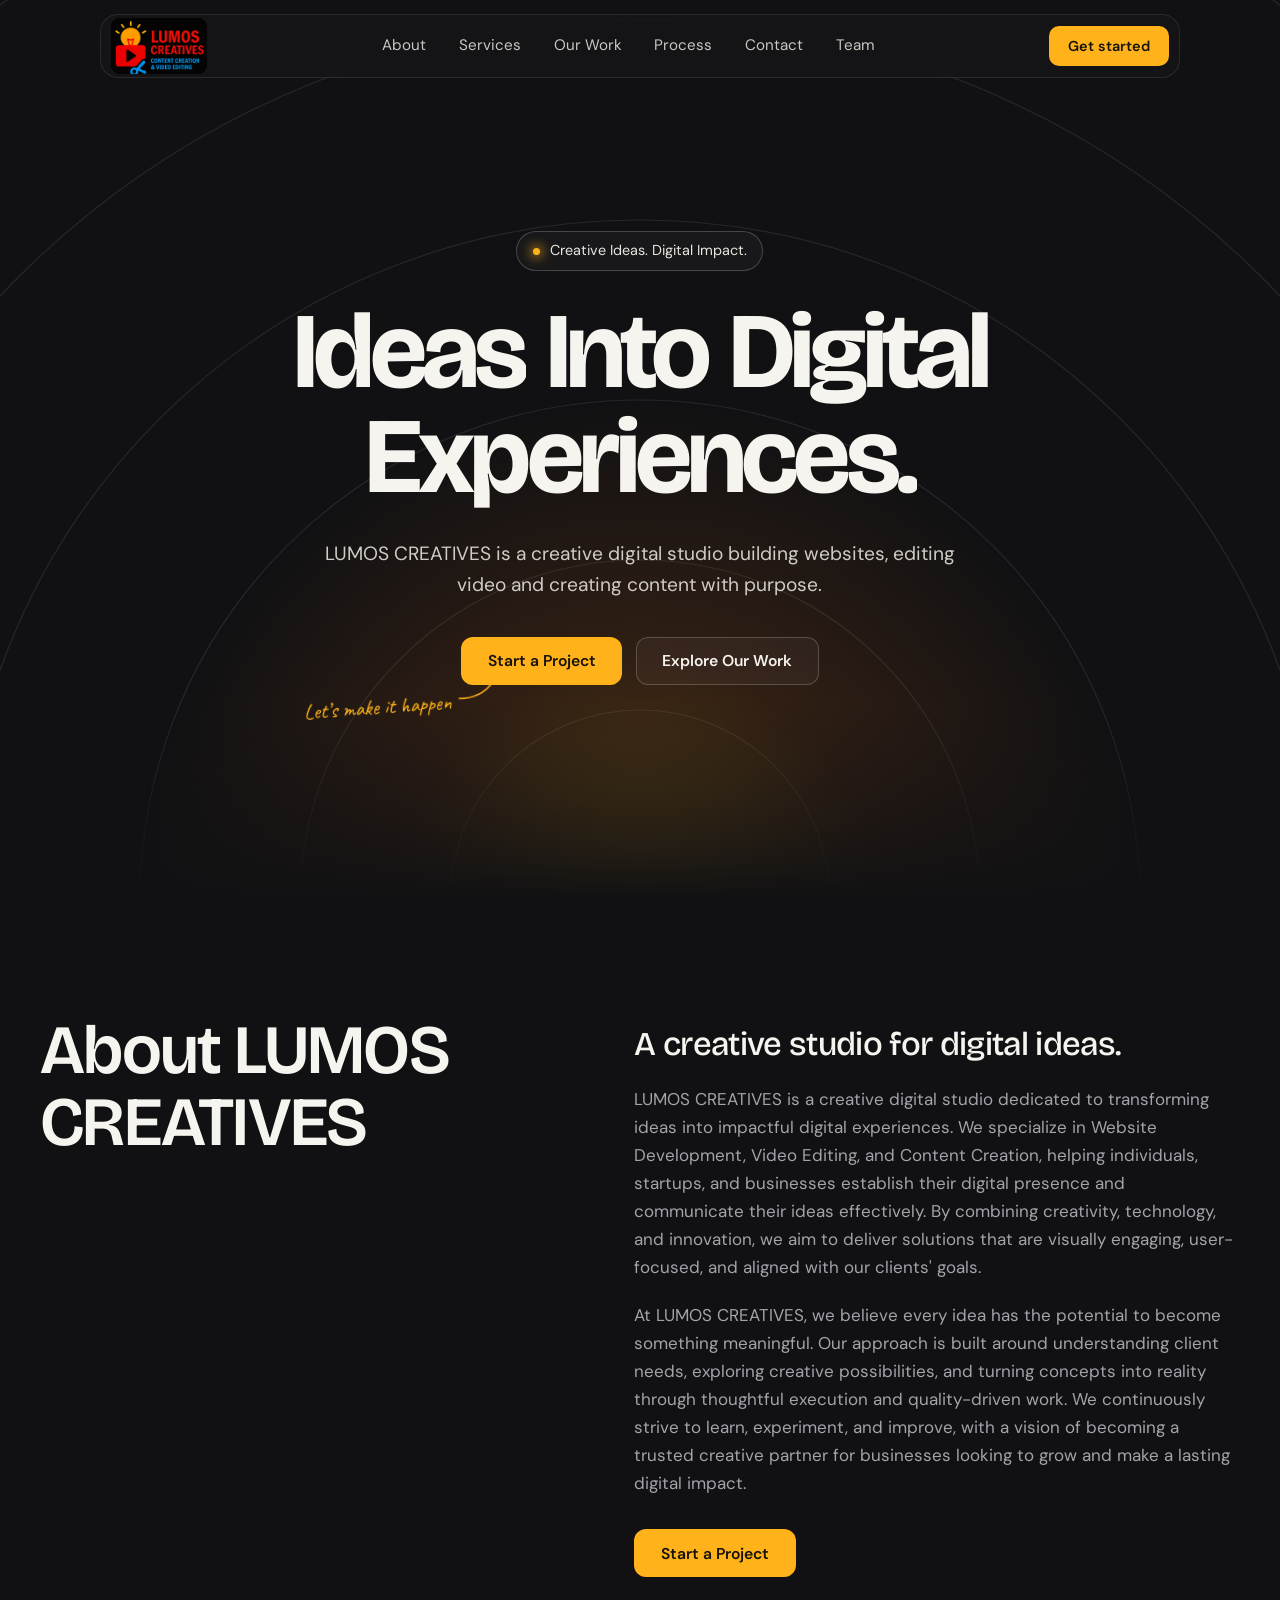
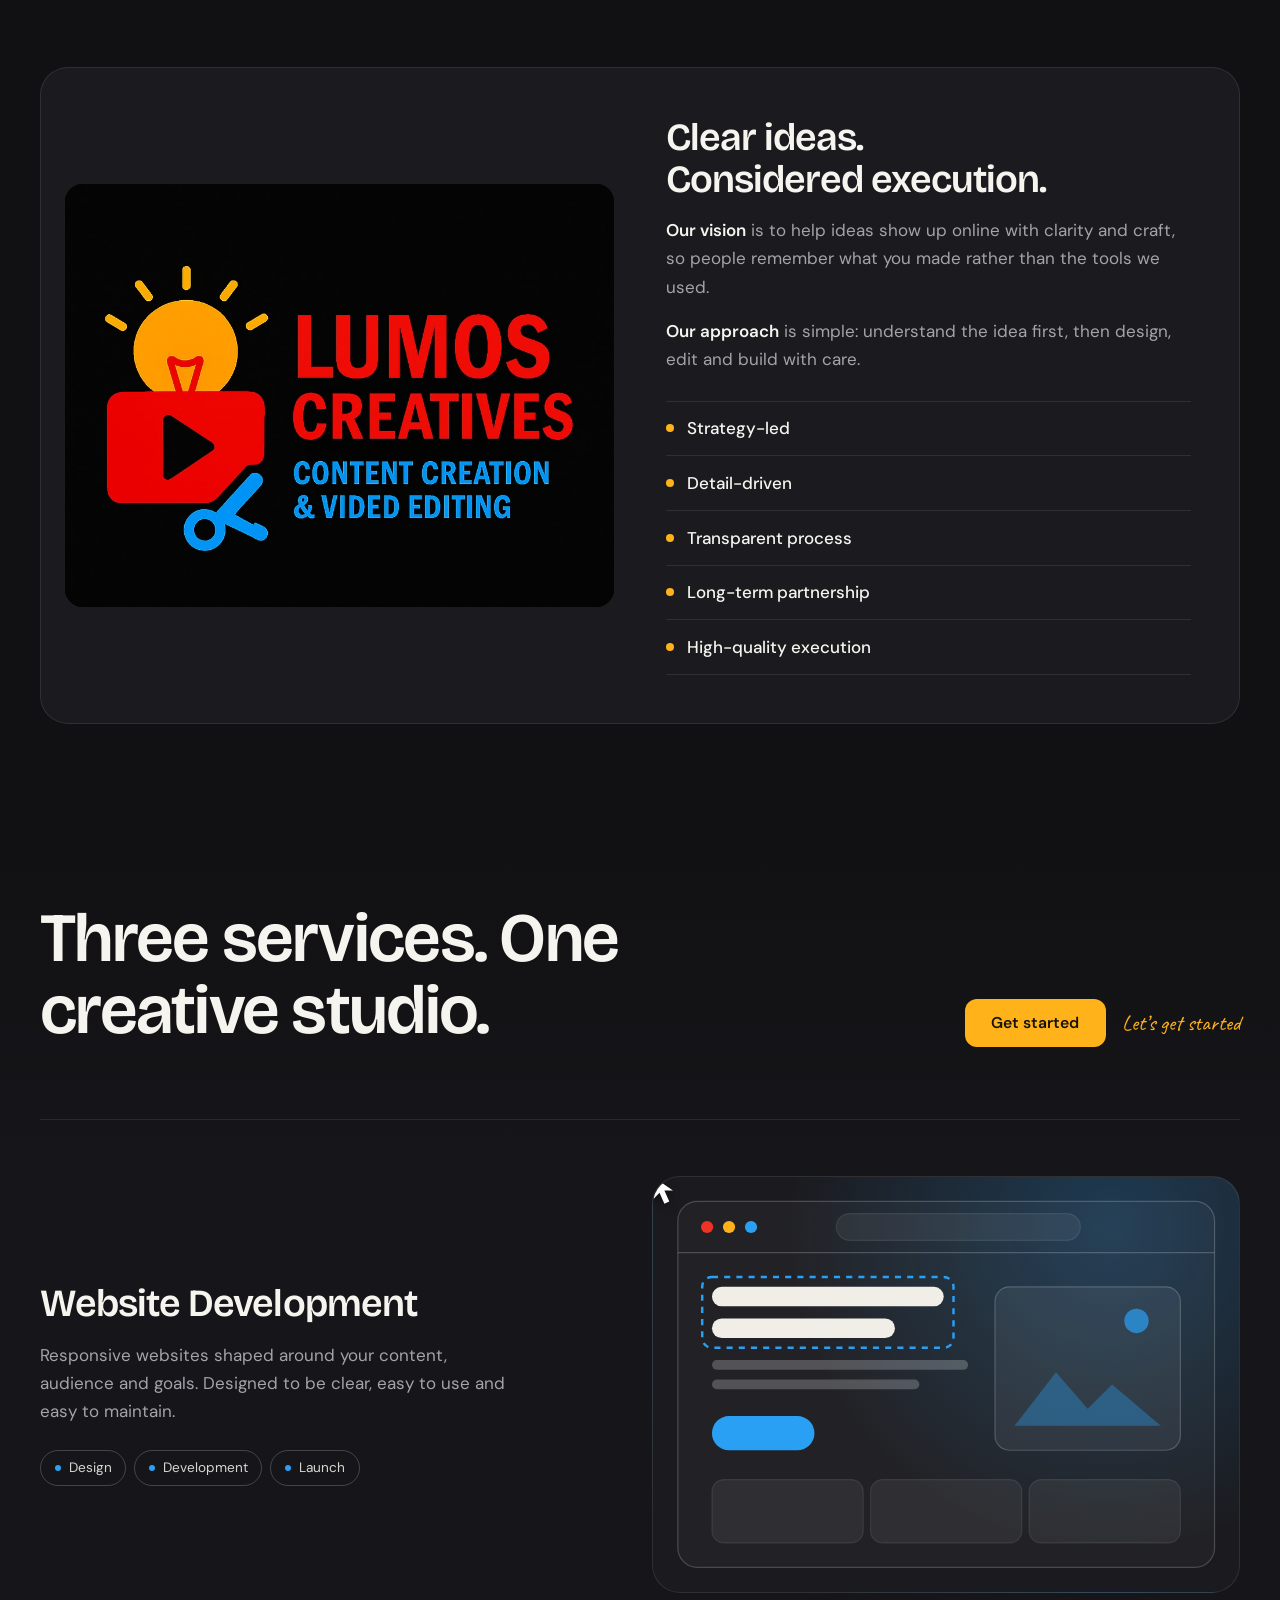
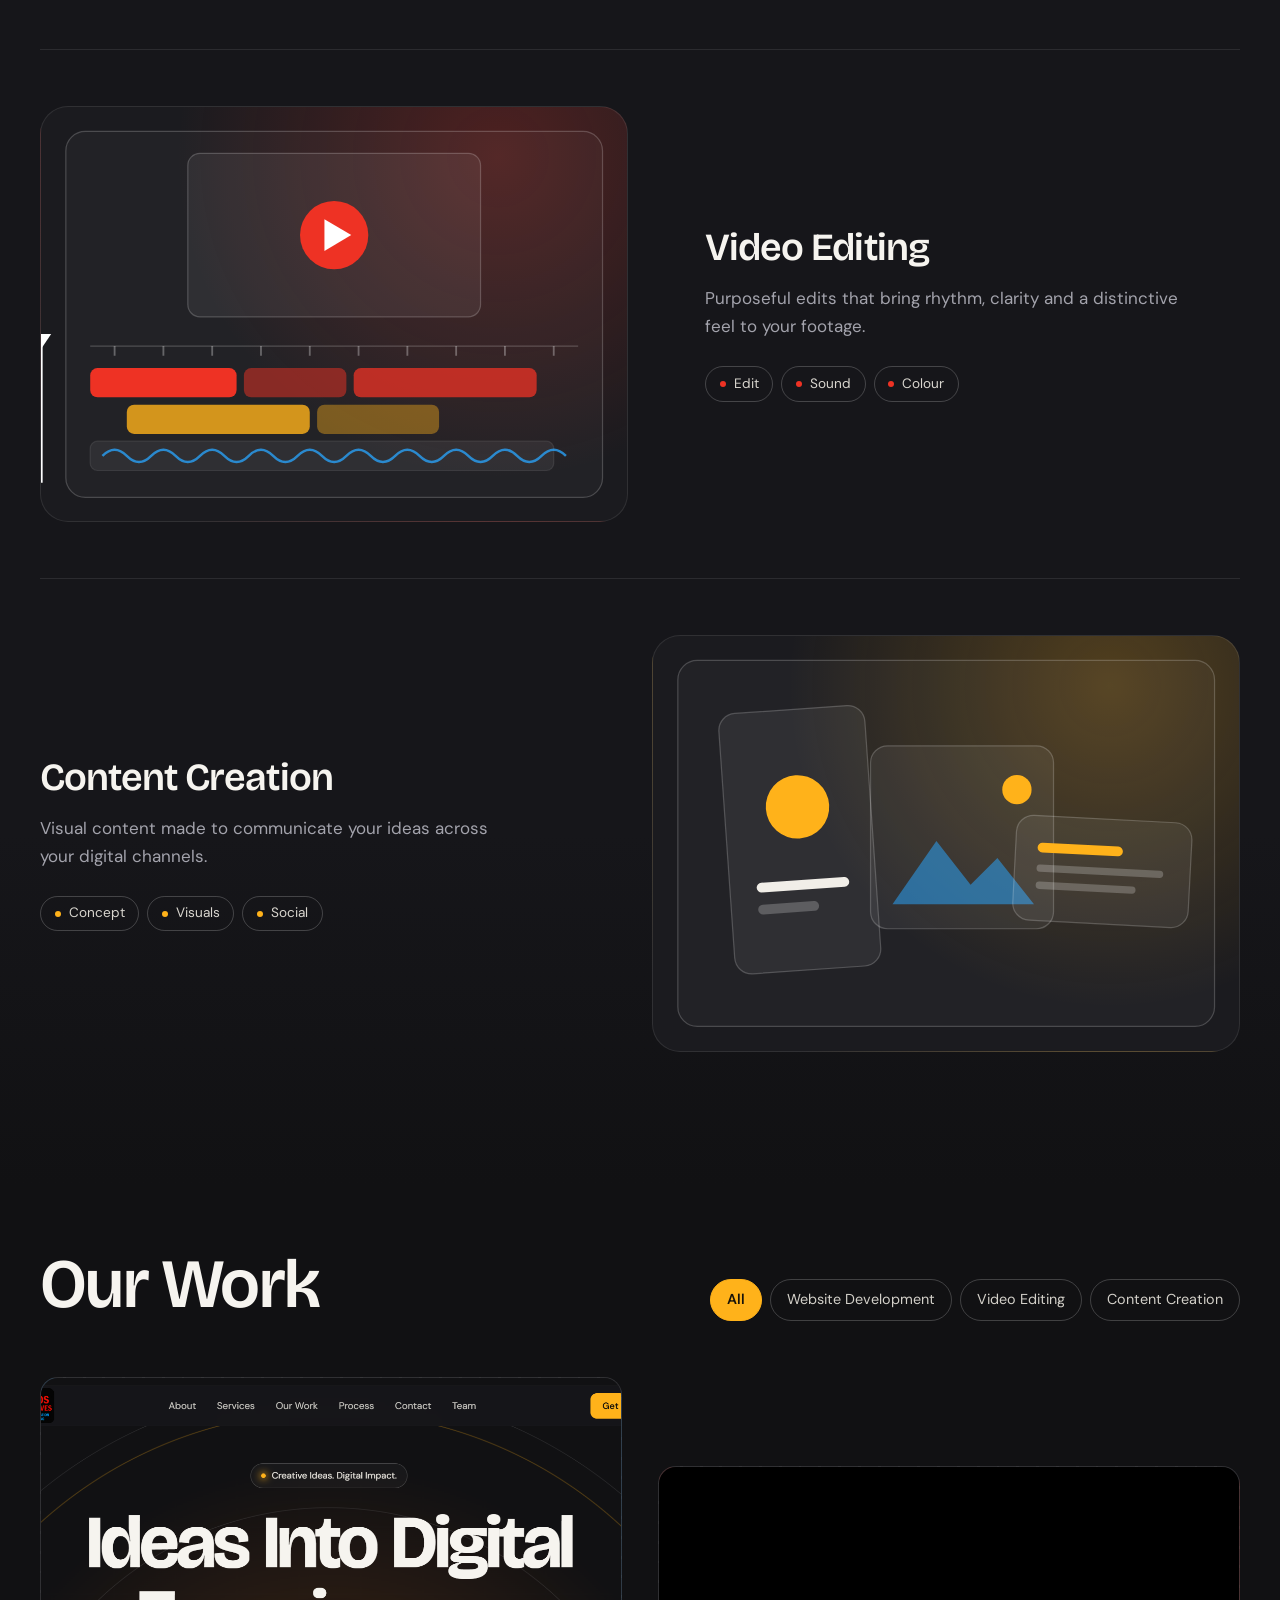
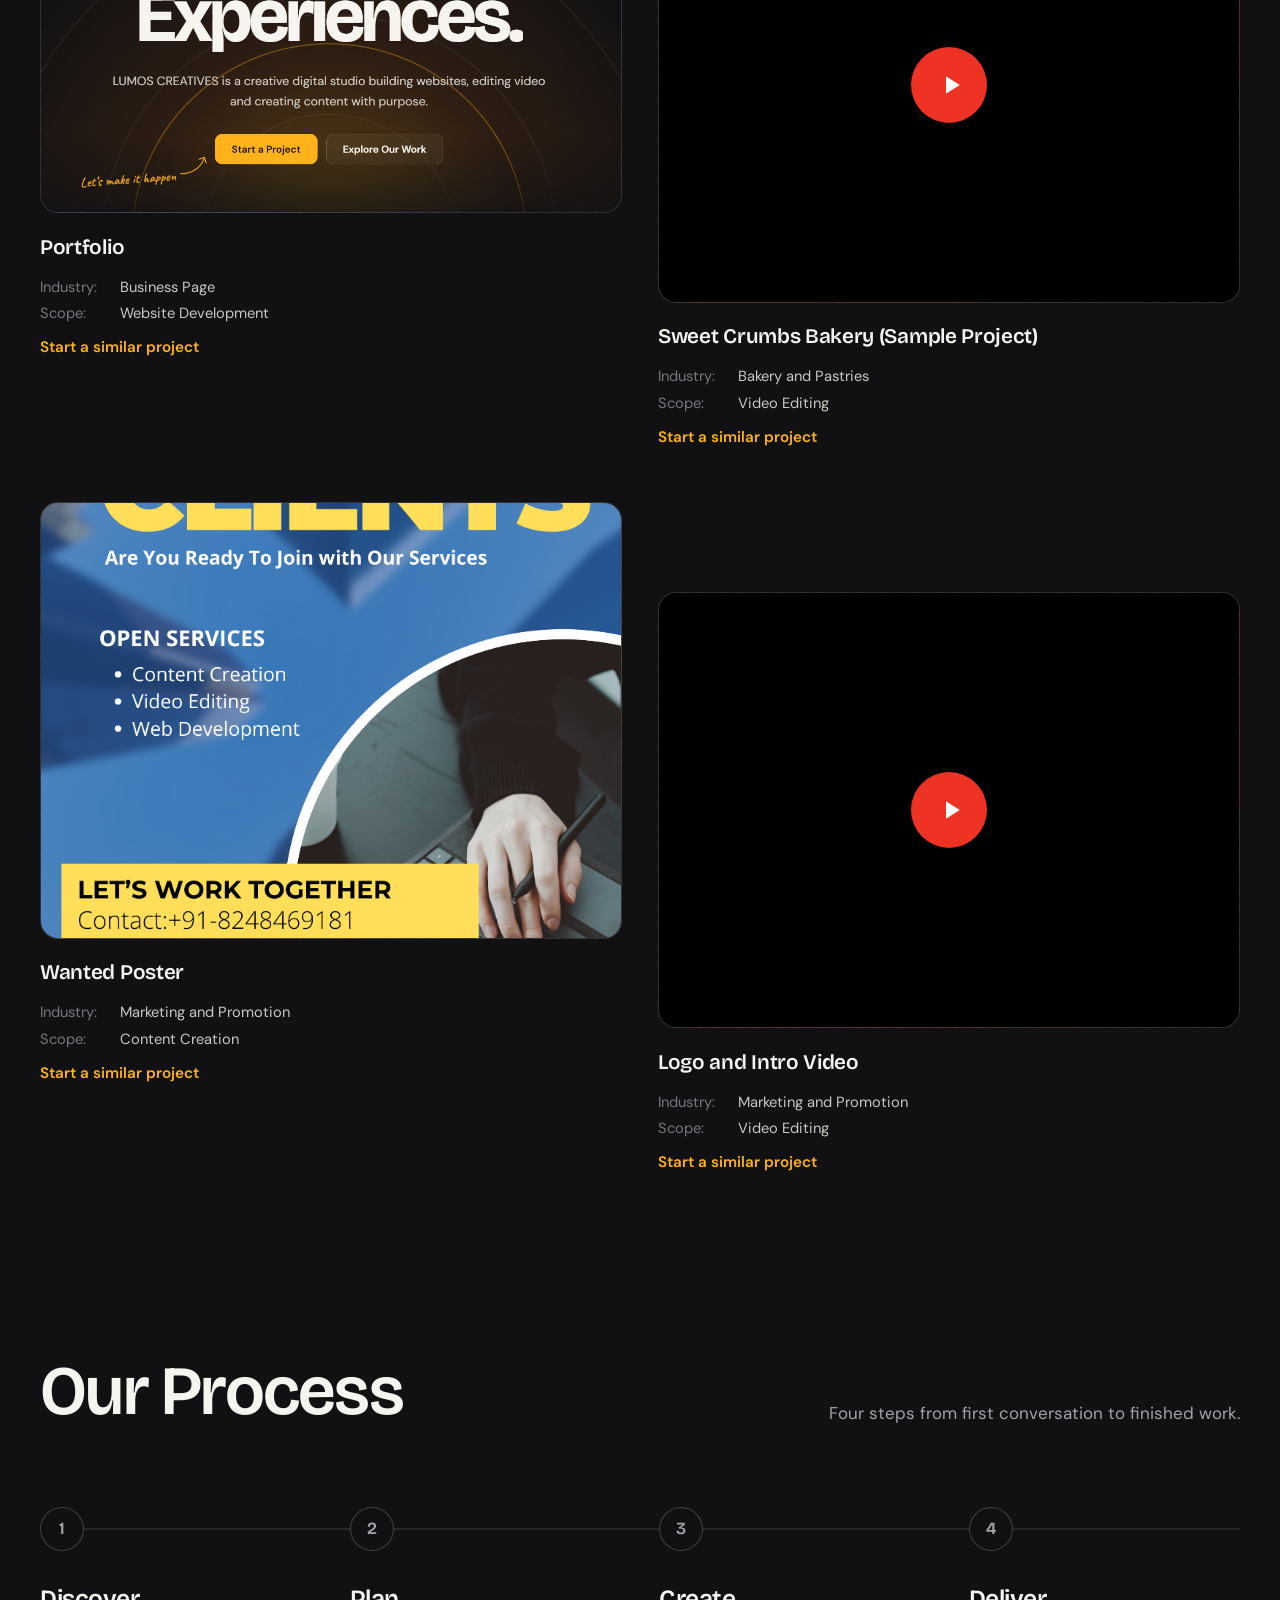
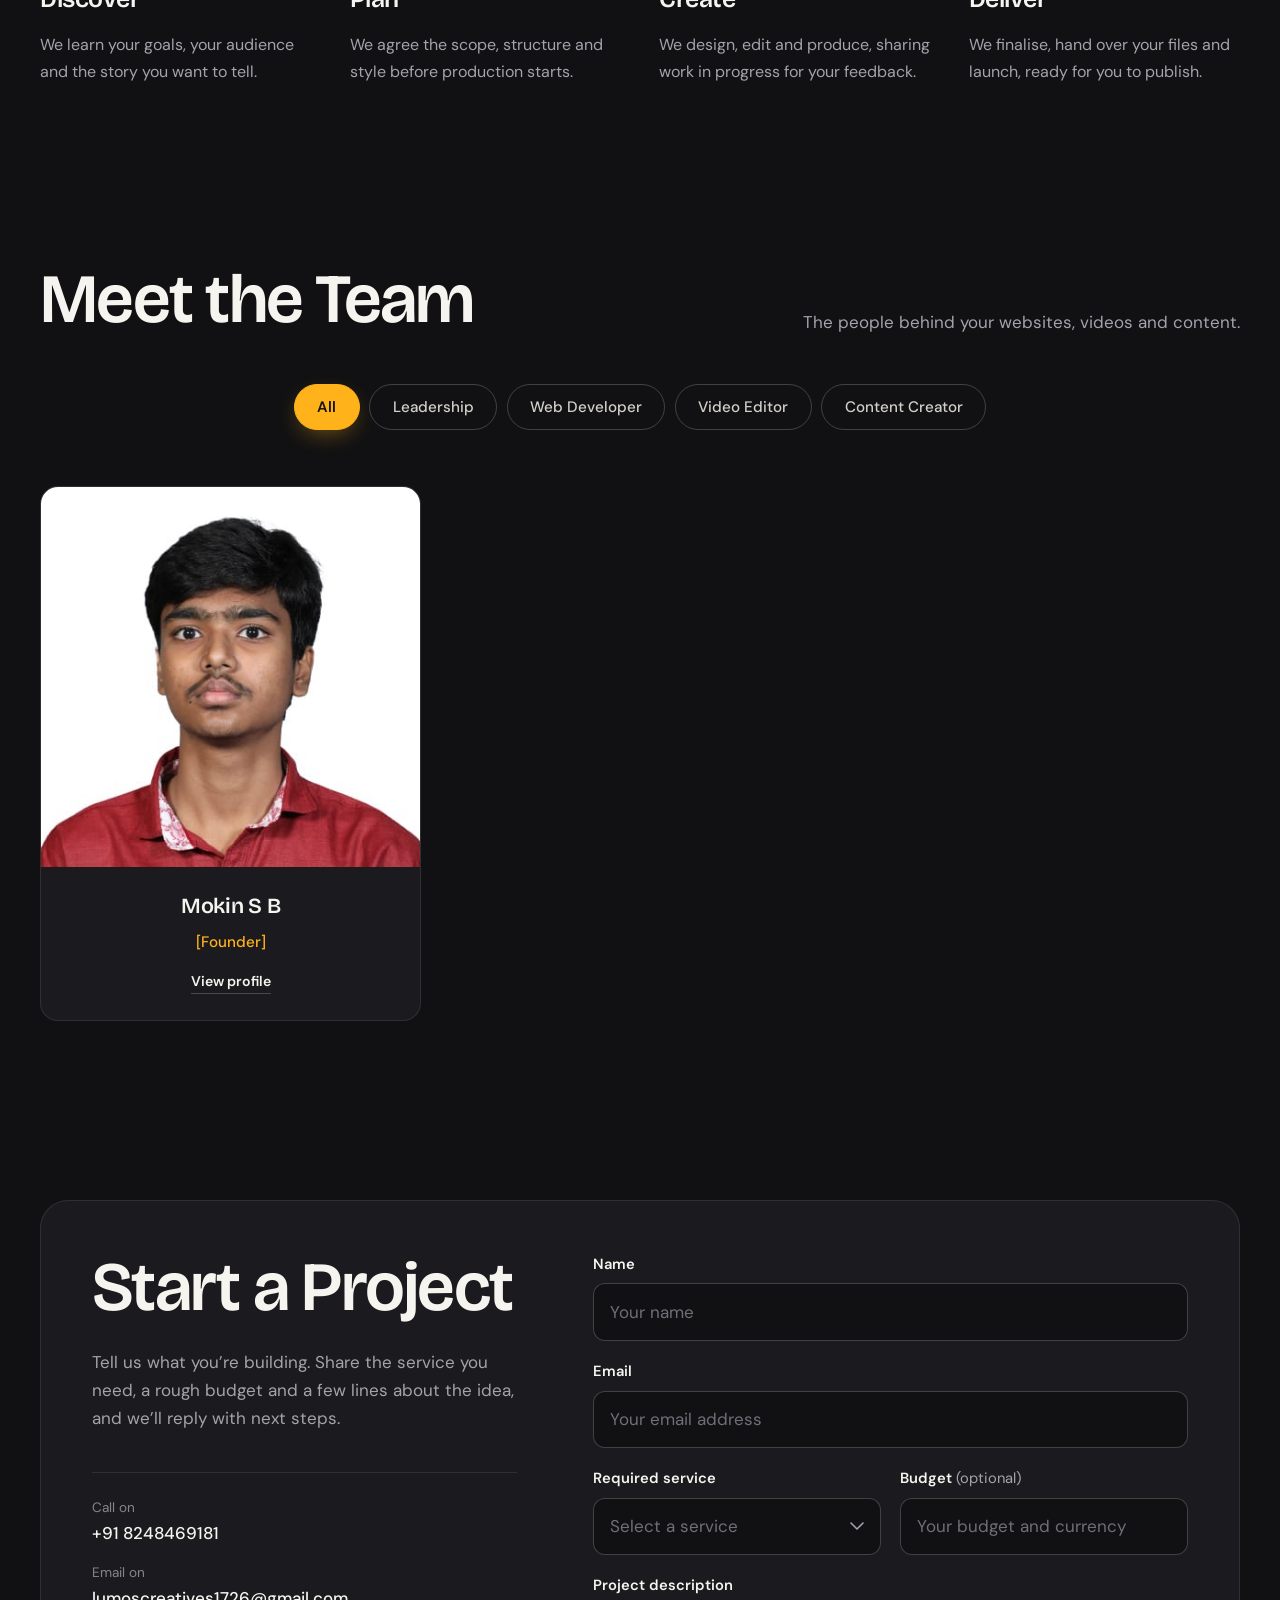
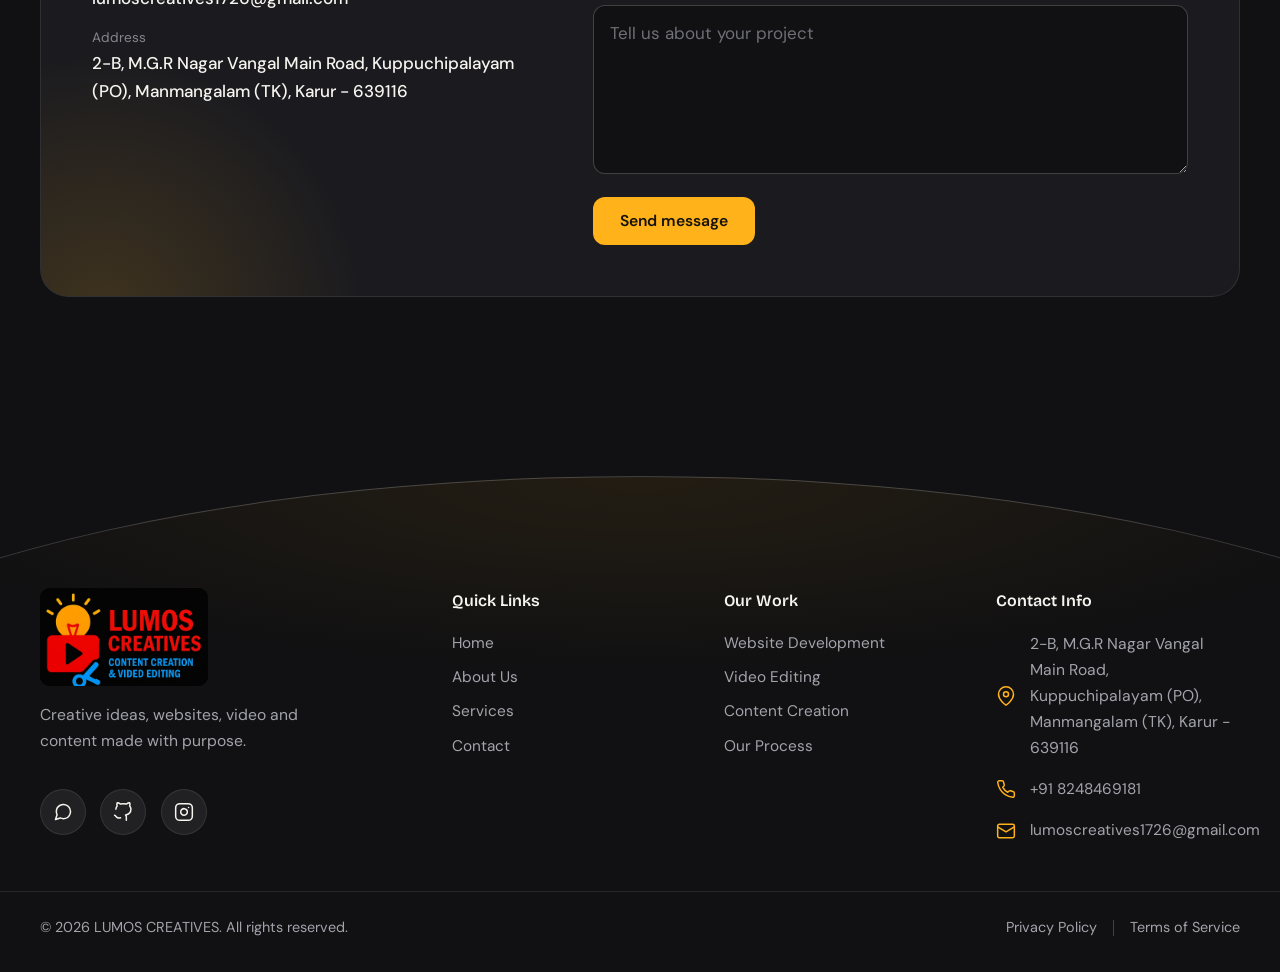
<file: index.html>
<!DOCTYPE html>
<html lang="en" class="no-js">
<head>
  <meta charset="UTF-8">
  <meta name="viewport" content="width=device-width, initial-scale=1">
  <title>LUMOS CREATIVES | Creative Ideas. Digital Impact.</title>
  <meta name="description" content="LUMOS CREATIVES is a creative digital studio building websites, editing video and creating content with purpose.">
  <meta name="theme-color" content="#111113">
  <link rel="icon" href="images/Lumos%20Logo.jpeg">

  <!-- Fonts (needs an internet connection; system fonts are used as a fallback) -->
  <link rel="preconnect" href="https://fonts.googleapis.com">
  <link rel="preconnect" href="https://fonts.gstatic.com" crossorigin>
  <link href="https://fonts.googleapis.com/css2?family=Bricolage+Grotesque:opsz,wght@12..96,500..800&family=DM+Sans:opsz,wght@9..40,400..700&family=Caveat:wght@500&display=swap" rel="stylesheet">

  <link rel="stylesheet" href="style.css">
  <script>document.documentElement.className = 'js';</script>
</head>
<body>

  <!-- Reusable placeholder artwork for the portfolio grid -->
  <svg width="0" height="0" style="position:absolute" aria-hidden="true" focusable="false">
    <defs>
      <symbol id="art-web" viewBox="0 0 200 150">
        <rect x="14" y="14" width="172" height="122" rx="10" fill="none" stroke="currentColor" stroke-width="2"/>
        <path d="M14 36h172" stroke="currentColor" stroke-width="2"/>
        <circle cx="28" cy="25" r="3" fill="currentColor"/><circle cx="40" cy="25" r="3" fill="currentColor" opacity=".6"/><circle cx="52" cy="25" r="3" fill="currentColor" opacity=".3"/>
        <rect x="28" y="52" width="70" height="8" rx="4" fill="currentColor"/>
        <rect x="28" y="68" width="54" height="5" rx="2.5" fill="currentColor" opacity=".5"/>
        <rect x="28" y="84" width="30" height="12" rx="6" fill="currentColor"/>
        <rect x="112" y="52" width="60" height="44" rx="6" fill="none" stroke="currentColor" stroke-width="2" stroke-dasharray="4 4"/>
        <rect x="28" y="108" width="40" height="16" rx="4" fill="none" stroke="currentColor" stroke-width="2" opacity=".6"/>
        <rect x="80" y="108" width="40" height="16" rx="4" fill="none" stroke="currentColor" stroke-width="2" opacity=".6"/>
        <rect x="132" y="108" width="40" height="16" rx="4" fill="none" stroke="currentColor" stroke-width="2" opacity=".6"/>
      </symbol>
      <symbol id="art-video" viewBox="0 0 200 150">
        <rect x="40" y="14" width="120" height="68" rx="10" fill="none" stroke="currentColor" stroke-width="2"/>
        <path d="M92 33l30 15-30 15z" fill="currentColor"/>
        <path d="M14 100h172M14 120h172" stroke="currentColor" stroke-width="2" opacity=".25"/>
        <rect x="14" y="94" width="58" height="12" rx="3" fill="currentColor"/>
        <rect x="78" y="94" width="40" height="12" rx="3" fill="currentColor" opacity=".55"/>
        <rect x="40" y="114" width="70" height="12" rx="3" fill="currentColor" opacity=".35"/>
        <rect x="116" y="114" width="52" height="12" rx="3" fill="currentColor" opacity=".7"/>
        <path d="M128 88v50" stroke="currentColor" stroke-width="2"/><circle cx="128" cy="88" r="4" fill="currentColor"/>
      </symbol>
      <symbol id="art-content" viewBox="0 0 200 150">
        <rect x="18" y="24" width="52" height="96" rx="8" fill="none" stroke="currentColor" stroke-width="2" transform="rotate(-8 44 72)"/>
        <rect x="74" y="32" width="64" height="64" rx="8" fill="none" stroke="currentColor" stroke-width="2"/>
        <circle cx="106" cy="60" r="12" fill="currentColor"/>
        <rect x="112" y="84" width="72" height="42" rx="8" fill="none" stroke="currentColor" stroke-width="2" transform="rotate(6 148 105)"/>
        <path d="M128 112h40" stroke="currentColor" stroke-width="3" stroke-linecap="round" transform="rotate(6 148 105)"/>
      </symbol>
    </defs>
  </svg>

  <a class="skip" href="#main">Skip to content</a>

  <!-- =============== NAVBAR =============== -->
  <header class="nav" id="nav">
    <div class="nav__bar">
      <a class="logo" href="#home" aria-label="LUMOS CREATIVES, back to top">
        <span class="logo-crop"><img src="images/Lumos%20Logo.jpeg" alt="LUMOS CREATIVES logo" width="1024" height="1024"></span>
      </a>

      <nav class="nav__links" aria-label="Primary">
        <a href="#about" data-spy="about">About</a>
        <a href="#services" data-spy="services">Services</a>
        <a href="#work" data-spy="work">Our Work</a>
        <a href="#process" data-spy="process">Process</a>
        <a href="#contact" data-spy="contact">Contact</a>
        <a href="#team" data-spy="team">Team</a>
      </nav>

      <div class="nav__end">
        <a class="btn btn--primary btn--sm" href="#contact">Get started</a>
        <button class="nav__toggle" id="navToggle" type="button" aria-expanded="false" aria-controls="mobileMenu" aria-label="Open menu">
          <span></span><span></span>
        </button>
      </div>
    </div>
  </header>

  <!-- Mobile menu -->
  <div class="menu" id="mobileMenu" aria-hidden="true">
    <nav class="menu__links" aria-label="Mobile">
      <a href="#home">Home</a>
      <a href="#about">About</a>
      <a href="#services">Services</a>
      <a href="#work">Our Work</a>
      <a href="#process">Process</a>
      <a href="#contact">Contact</a>
      <a href="#team">Team</a>
    </nav>
    <a class="btn btn--primary" href="#contact">Start a Project</a>
  </div>

  <main id="main">

    <!-- =============== HOME / HERO =============== -->
    <section class="hero" id="home">
      <div class="hero__art" aria-hidden="true">
        <div class="hero__glow" id="heroGlow"></div>
        <svg viewBox="0 0 1440 900" preserveAspectRatio="xMidYMax slice">
          <g fill="none" stroke="#fff" stroke-opacity=".09" stroke-width="1.2">
            <circle cx="720" cy="900" r="190"/>
            <circle cx="720" cy="900" r="340"/>
            <circle cx="720" cy="900" r="500"/>
            <circle cx="720" cy="900" r="680"/>
            <circle cx="720" cy="900" r="880"/>
            <circle cx="720" cy="900" r="1100"/>
          </g>
          <g fill="none" stroke="#ffb21a" stroke-width="1.5">
            <circle class="pulse" cx="720" cy="900" r="190" style="--d:0s"/>
            <circle class="pulse" cx="720" cy="900" r="190" style="--d:2.4s"/>
            <circle class="pulse" cx="720" cy="900" r="190" style="--d:4.8s"/>
          </g>
        </svg>
      </div>

      <div class="hero__inner">
        <p class="pill"><span class="pill__dot"></span>Creative Ideas. Digital Impact.</p>

        <h1 class="hero__title">
          <span class="line">
            <span class="word"><span style="--i:0">Ideas</span></span>
            <span class="word"><span style="--i:1">Into</span></span>
            <span class="word"><span style="--i:2">Digital</span></span>
          </span>
          <span class="line">
            <span class="word"><span style="--i:3">Experiences.</span></span>
          </span>
        </h1>

        <p class="hero__lead">LUMOS CREATIVES is a creative digital studio building websites, editing video and creating content with purpose.</p>

        <div class="hero__actions">
          <span class="note note--hero" aria-hidden="true">
            Let’s make it happen
            <svg viewBox="0 0 60 40" width="52" height="34" aria-hidden="true"><path d="M4 34c18 2 38-6 46-26" fill="none" stroke="currentColor" stroke-width="1.8" stroke-linecap="round"/><path d="M40 10l10-3 3 11" fill="none" stroke="currentColor" stroke-width="1.8" stroke-linecap="round" stroke-linejoin="round"/></svg>
          </span>
          <a class="btn btn--primary" href="#contact">Start a Project</a>
          <a class="btn btn--ghost" href="#work">Explore Our Work</a>
        </div>
      </div>
    </section>

    <!-- =============== ABOUT =============== -->
    <section class="section about" id="about">
      <div class="container">
        <div class="about__top reveal">
          <h2 class="h2">About LUMOS CREATIVES</h2>
          <div class="about__copy">
            <p class="lead">A creative studio for digital ideas.</p>
            <p>LUMOS CREATIVES is a creative digital studio dedicated to transforming ideas into impactful digital experiences. We specialize in Website Development, Video Editing, and Content Creation, helping individuals, startups, and businesses establish their digital presence and communicate their ideas effectively. By combining creativity, technology, and innovation, we aim to deliver solutions that are visually engaging, user-focused, and aligned with our clients' goals.</p>
            <p>At LUMOS CREATIVES, we believe every idea has the potential to become something meaningful. Our approach is built around understanding client needs, exploring creative possibilities, and turning concepts into reality through thoughtful execution and quality-driven work. We continuously strive to learn, experiment, and improve, with a vision of becoming a trusted creative partner for businesses looking to grow and make a lasting digital impact.</p>
            <a class="btn btn--primary" href="#contact">Start a Project</a>
          </div>
        </div>

        <div class="about__panel reveal">
          <div class="about__logo">
            <div class="about__logo-glow" aria-hidden="true"></div>
            <span class="logo-crop logo-crop--lg"><img src="images/Lumos%20Logo.jpeg" alt="LUMOS CREATIVES: content creation and video editing" loading="lazy" width="1024" height="1024"></span>
          </div>
          <div class="about__body">
            <h3 class="h3">Clear ideas. Considered execution.</h3>
            <p><strong>Our vision</strong> is to help ideas show up online with clarity and craft, so people remember what you made rather than the tools we used.</p>
            <p><strong>Our approach</strong> is simple: understand the idea first, then design, edit and build with care.</p>
            <ul class="values" aria-label="Core values">
              <li>Strategy-led</li>
              <li>Detail-driven</li>
              <li>Transparent process</li>
              <li>Long-term partnership</li>
              <li>High-quality execution</li>
            </ul>
          </div>
        </div>
      </div>
    </section>

    <!-- =============== SERVICES =============== -->
    <section class="section services" id="services">
      <div class="container">
        <div class="services__head reveal">
          <h2 class="h2">Three services. One creative studio.</h2>
          <div class="services__head-cta">
            <a class="btn btn--primary" href="#contact">Get started</a>
            <span class="note" aria-hidden="true">Let’s get started</span>
          </div>
        </div>

        <!-- Website Development -->
        <article class="svc reveal" style="--c: var(--blue)">
          <div class="svc__text">
            <h3 class="h3">Website Development</h3>
            <p>Responsive websites shaped around your content, audience and goals. Designed to be clear, easy to use and easy to maintain.</p>
            <ul class="chips"><li>Design</li><li>Development</li><li>Launch</li></ul>
          </div>
          <div class="svc__visual" aria-hidden="true">
            <svg viewBox="0 0 480 340" class="viz viz--web">
              <rect x="20" y="20" width="440" height="300" rx="16" class="viz-fill"/>
              <path d="M20 62h440" class="viz-line"/>
              <circle cx="44" cy="41" r="5" fill="#ee3224"/><circle cx="62" cy="41" r="5" fill="#ffb21a"/><circle cx="80" cy="41" r="5" fill="#2aa0f5"/>
              <rect x="150" y="30" width="200" height="22" rx="11" class="viz-chip"/>
              <rect x="48" y="90" width="190" height="16" rx="8" class="viz-bar web-l1"/>
              <rect x="48" y="116" width="150" height="16" rx="8" class="viz-bar web-l2"/>
              <rect x="48" y="150" width="210" height="8" rx="4" class="viz-dim"/>
              <rect x="48" y="166" width="170" height="8" rx="4" class="viz-dim"/>
              <rect x="48" y="196" width="84" height="28" rx="14" fill="var(--c)"/>
              <rect x="280" y="90" width="152" height="134" rx="12" class="viz-img"/>
              <path d="M296 204l34-44 26 30 20-20 40 34z" fill="var(--c)" opacity=".35"/>
              <circle cx="396" cy="118" r="10" fill="var(--c)" opacity=".7"/>
              <rect x="48" y="248" width="124" height="52" rx="10" class="viz-chip"/>
              <rect x="178" y="248" width="124" height="52" rx="10" class="viz-chip"/>
              <rect x="308" y="248" width="124" height="52" rx="10" class="viz-chip"/>
              <rect class="web-select" x="40" y="82" width="206" height="58" rx="8" fill="none" stroke="var(--c)" stroke-width="2" stroke-dasharray="5 5"/>
              <path class="web-cursor" d="M0 0l0 18 5-5 4 9 4-2-4-9 7 0z" fill="#fff"/>
            </svg>
          </div>
        </article>

        <!-- Video Editing -->
        <article class="svc reveal" style="--c: var(--red)">
          <div class="svc__text">
            <h3 class="h3">Video Editing</h3>
            <p>Purposeful edits that bring rhythm, clarity and a distinctive feel to your footage.</p>
            <ul class="chips"><li>Edit</li><li>Sound</li><li>Colour</li></ul>
          </div>
          <div class="svc__visual" aria-hidden="true">
            <svg viewBox="0 0 480 340" class="viz viz--video">
              <rect x="20" y="20" width="440" height="300" rx="16" class="viz-fill"/>
              <rect x="120" y="38" width="240" height="134" rx="10" class="viz-img"/>
              <circle cx="240" cy="105" r="28" fill="var(--c)"/>
              <path d="M232 92l22 13-22 13z" fill="#fff"/>
              <path d="M40 196h400" class="viz-line"/>
              <g class="viz-dim-stroke">
                <path d="M60 196v8M100 196v8M140 196v8M180 196v8M220 196v8M260 196v8M300 196v8M340 196v8M380 196v8M420 196v8"/>
              </g>
              <rect x="40" y="214" width="120" height="24" rx="6" fill="var(--c)"/>
              <rect x="166" y="214" width="84" height="24" rx="6" fill="var(--c)" opacity=".5"/>
              <rect x="256" y="214" width="150" height="24" rx="6" fill="var(--c)" opacity=".75"/>
              <rect x="70" y="244" width="150" height="24" rx="6" fill="#ffb21a" opacity=".8"/>
              <rect x="226" y="244" width="100" height="24" rx="6" fill="#ffb21a" opacity=".4"/>
              <rect x="40" y="274" width="380" height="24" rx="6" class="viz-chip"/>
              <path d="M50 286q10-10 20 0t20 0 20 0 20 0 20 0 20 0 20 0 20 0 20 0 20 0 20 0 20 0 20 0 20 0 20 0 20 0 20 0 20 0 20 0" fill="none" stroke="#2aa0f5" stroke-width="2" opacity=".8"/>
              <g class="video-head">
                <path d="M0 190v118" stroke="#fff" stroke-width="2"/>
                <path d="M-8 186h16l-8 12z" fill="#fff"/>
              </g>
            </svg>
          </div>
        </article>

        <!-- Content Creation -->
        <article class="svc reveal" style="--c: var(--accent)">
          <div class="svc__text">
            <h3 class="h3">Content Creation</h3>
            <p>Visual content made to communicate your ideas across your digital channels.</p>
            <ul class="chips"><li>Concept</li><li>Visuals</li><li>Social</li></ul>
          </div>
          <div class="svc__visual svc__visual--fan" aria-hidden="true">
            <svg viewBox="0 0 480 340" class="viz viz--content">
              <rect x="20" y="20" width="440" height="300" rx="16" class="viz-fill"/>
              <g class="frame frame--a">
                <rect x="60" y="60" width="120" height="214" rx="14" class="viz-img"/>
                <circle cx="120" cy="140" r="26" fill="var(--c)"/>
                <rect x="82" y="200" width="76" height="8" rx="4" class="viz-bar"/>
                <rect x="82" y="218" width="50" height="8" rx="4" class="viz-dim"/>
              </g>
              <g class="frame frame--b">
                <rect x="178" y="90" width="150" height="150" rx="14" class="viz-img"/>
                <path d="M196 220l36-52 28 36 22-22 30 38z" fill="#2aa0f5" opacity=".55"/>
                <circle cx="298" cy="126" r="12" fill="var(--c)"/>
              </g>
              <g class="frame frame--c">
                <rect x="296" y="150" width="144" height="86" rx="14" class="viz-img"/>
                <rect x="314" y="172" width="70" height="8" rx="4" fill="var(--c)"/>
                <rect x="314" y="190" width="104" height="6" rx="3" class="viz-dim"/>
                <rect x="314" y="204" width="82" height="6" rx="3" class="viz-dim"/>
              </g>
            </svg>
          </div>
        </article>
      </div>
    </section>

    <!-- =============== OUR WORK =============== -->
    <section class="section work" id="work">
      <div class="container">
        <div class="work__head reveal">
          <h2 class="h2">Our Work</h2>
          <div class="filters" role="group" aria-label="Filter projects">
            <button type="button" class="filter is-active" data-filter="all" aria-pressed="true">All</button>
            <button type="button" class="filter" data-filter="web" aria-pressed="false">Website Development</button>
            <button type="button" class="filter" data-filter="video" aria-pressed="false">Video Editing</button>
            <button type="button" class="filter" data-filter="content" aria-pressed="false">Content Creation</button>
          </div>
        </div>

        <!--
          HOW TO ADD A REAL PROJECT IMAGE:
          1. Save your image in images/projects/ (for example images/projects/my-site.jpg)
          2. Add data-image="images/projects/my-site.jpg" to the <article class="proj"> below.
          3. Replace the placeholder title and the Industry / Scope text.
        -->
        <div class="work__grid" id="workGrid">
          <article class="proj proj--wide reveal" data-cat="web" style="--c: var(--blue)">
  <div class="proj__media">
    <img class="is-top" src="images/Projects/Lumos Creatives Portfolio.png" alt="LUMOS CREATIVES portfolio website homepage" loading="lazy">
  </div>
  <div class="proj__info">
    <h3>Portfolio</h3>
    <dl><div><dt>Industry</dt><dd>Business Page</dd></div><div><dt>Scope</dt><dd>Website Development</dd></div></dl>
    <a class="link" href="#contact">Start a similar project</a>
  </div>
</article>
    <article class="proj proj--wide reveal" data-cat="video" style="--c: var(--red)">
  <div class="proj__media">
    <video src="images/Projects/videos/Sweet Crumbs Bakery Sample Project.mp4" preload="metadata" playsinline aria-label="Sweet Crumbs Bakery sample video"></video>
    <button class="proj__play" type="button" aria-label="Play video">
      <svg viewBox="0 0 24 24" aria-hidden="true"><path d="M8 5v14l11-7z"/></svg>
    </button>
  </div>
  <div class="proj__info">
    <h3>Sweet Crumbs Bakery (Sample Project)</h3>
    <dl><div><dt>Industry</dt><dd>Bakery and Pastries</dd></div><div><dt>Scope</dt><dd>Video Editing</dd></div></dl>
    <a class="link" href="#contact">Start a similar project</a>
  </div>
</article>
          <article class="proj proj--wide reveal" data-cat="content" style="--c: var(--accent)">
            <div class="proj__media">
    <img src="images/Projects/Wanted Poster.png" alt="Wanted poster design by LUMOS CREATIVES" loading="lazy">
  </div>
  <div class="proj__info">
    <h3>Wanted Poster</h3>
    <dl><div><dt>Industry</dt><dd>Marketing and Promotion</dd></div><div><dt>Scope</dt><dd>Content Creation</dd></div></dl>
              <a class="link" href="#contact">Start a similar project</a>
            </div>
          </article>

          
          <article class="proj proj--wide reveal" data-cat="video" style="--c: var(--red)">
  <div class="proj__media">
    <video src="images/Projects/videos/Lumos Creatives Intro video.mp4" preload="metadata" playsinline aria-label="Lumos Creatives intro video"></video>
    <button class="proj__play" type="button" aria-label="Play video">
      <svg viewBox="0 0 24 24" aria-hidden="true"><path d="M8 5v14l11-7z"/></svg>
    </button>
  </div>
  <div class="proj__info">
    <h3>Logo and Intro Video</h3>
    <dl><div><dt>Industry</dt><dd>Marketing and Promotion</dd></div><div><dt>Scope</dt><dd>Video Editing</dd></div></dl>
    <a class="link" href="#contact">Start a similar project</a>
  </div>
</article>
          
        </div>
      </div>
    </section>

    <!-- =============== PROCESS =============== -->
    <section class="section process" id="process">
      <div class="container">
        <div class="process__head reveal">
          <h2 class="h2">Our Process</h2>
          <p class="muted">Four steps from first conversation to finished work.</p>
        </div>

        <ol class="steps" id="steps">
          <li class="steps__line" aria-hidden="true"><i id="stepsFill"></i></li>
          <li class="step">
            <span class="step__num">1</span>
            <h3>Discover</h3>
            <p>We learn your goals, your audience and the story you want to tell.</p>
          </li>
          <li class="step">
            <span class="step__num">2</span>
            <h3>Plan</h3>
            <p>We agree the scope, structure and style before production starts.</p>
          </li>
          <li class="step">
            <span class="step__num">3</span>
            <h3>Create</h3>
            <p>We design, edit and produce, sharing work in progress for your feedback.</p>
          </li>
          <li class="step">
            <span class="step__num">4</span>
            <h3>Deliver</h3>
            <p>We finalise, hand over your files and launch, ready for you to publish.</p>
          </li>
        </ol>
      </div>
    </section>
    <!-- =============== TEAM =============== -->
<section class="section team" id="team">
  <div class="container">
    <div class="team__head reveal">
      <h2 class="h2">Meet the Team</h2>
      <p class="muted">The people behind your websites, videos and content.</p>
    </div>

    <div class="team-filters reveal" role="group" aria-label="Filter team members">
      <button type="button" class="team-filter is-active" data-team="all" aria-pressed="true">All</button>
      <button type="button" class="team-filter" data-team="leadership" aria-pressed="false">Leadership</button>
      <button type="button" class="team-filter" data-team="web" aria-pressed="false">Web Developer</button>
      <button type="button" class="team-filter" data-team="video" aria-pressed="false">Video Editor</button>
      <button type="button" class="team-filter" data-team="content" aria-pressed="false">Content Creator</button>
    </div>

    <div class="team__grid">

      <!--
        EACH MEMBER = one <article>. To add a real photo:
        1. Save the photo in images/team/  (example: images/team/name.jpg)
        2. Delete the <svg class="member__ph"> line
        3. Put this instead:  <img src="images/team/name.jpg" alt="Member name">
        data-role must be one of: leadership, web, video, content
      -->
      <article class="member reveal" data-role="leadership">
        <div class="member__photo">
          <img src="images/team/Mokin image.jpg" alt="Mokin S B, Web Developer and Content Creator" loading="lazy">
        </div>
        <div class="member__info">
          <h3>Mokin S B</h3>
          <p>[Founder]</p>
           <a class="member__more" href="mokin.html">View profile</a>
        </div>
      </article>

      </article>

    </div>
  </div>
</section>

    <!-- =============== CONTACT =============== -->
    <section class="section contact" id="contact">
      <div class="container">
        <div class="contact__panel reveal">
          <div class="contact__intro">
            <h2 class="h2">Start a Project</h2>
            <p class="lead-sm">Tell us what you’re building. Share the service you need, a rough budget and a few lines about the idea, and we’ll reply with next steps.</p>
            <dl class="contact__details">
              <div><dt>Call on</dt><dd>+91 8248469181</dd></div>
              <div><dt>Email on</dt><dd>lumoscreatives1726@gmail.com</dd></div>
              <div><dt>Address</dt><dd>2-B, M.G.R Nagar Vangal Main Road, Kuppuchipalayam (PO), Manmangalam (TK), Karur - 639116</dd></div>
            </dl>
          </div>

          <form class="form" id="enquiryForm" novalidate>
            <div class="field">
              <label for="f-name">Name</label>
              <input id="f-name" name="name" type="text" autocomplete="name" placeholder="Your name" required>
              <p class="field__error" id="e-name"></p>
            </div>
            <div class="field">
              <label for="f-email">Email</label>
              <input id="f-email" name="email" type="email" autocomplete="email" placeholder="Your email address" required>
              <p class="field__error" id="e-email"></p>
            </div>
            <div class="form__row">
              <div class="field">
                <label for="f-service">Required service</label>
                <select id="f-service" name="service" required>
                  <option value="" selected disabled>Select a service</option>
                  <option>Website Development</option>
                  <option>Video Editing</option>
                  <option>Content Creation</option>
                  <option>More than one service</option>
                </select>
                <p class="field__error" id="e-service"></p>
              </div>
              <div class="field">
                <label for="f-budget">Budget <span class="optional">(optional)</span></label>
                <input id="f-budget" name="budget" type="text" placeholder="Your budget and currency">
              </div>
            </div>
            <div class="field">
              <label for="f-message">Project description</label>
              <textarea id="f-message" name="message" rows="5" placeholder="Tell us about your project" required></textarea>
              <p class="field__error" id="e-message"></p>
            </div>
            <!-- Spam trap: real visitors never see or fill this -->
            <div class="hp" aria-hidden="true"><label>Leave this empty <input type="text" name="company" tabindex="-1" autocomplete="off"></label></div>

            <div class="form__foot">
              <button class="btn btn--primary" type="submit" id="formSubmit">Send message</button>
              <p class="form__status" id="formStatus" role="status" aria-live="polite"></p>
            </div>
          </form>
        </div>
      </div>
    </section>
  </main>

  <footer class="footer">
  <div class="container footer__grid">
    <div class="footer__brand">
      <a class="logo logo--footer" href="#home" aria-label="LUMOS CREATIVES, back to top">
        <span class="logo-crop"><img src="images/Lumos%20Logo.jpeg" alt="LUMOS CREATIVES logo" loading="lazy" width="1024" height="1024"></span>
      </a>
      <p>Creative ideas, websites, video and content made with purpose.</p>

      <div class="social">
        <!-- Replace each href="#" with your real link and delete data-placeholder -->
        <a href="https://wa.me/8248469181/" target="_blank" rel="noopener" aria-label="WhatsApp">
          <svg class="icon" viewBox="0 0 24 24" aria-hidden="true"><path d="M21 11.5a8.38 8.38 0 0 1-.9 3.8 8.5 8.5 0 0 1-7.6 4.7 8.38 8.38 0 0 1-3.8-.9L3 21l1.9-5.7a8.38 8.38 0 0 1-.9-3.8 8.5 8.5 0 0 1 4.7-7.6 8.38 8.38 0 0 1 3.8-.9h.5a8.48 8.48 0 0 1 8 8v.5z"/></svg>
        </a>
        <a href="https://github.com/lumoscreatives1726-ship-it/" target="_blank" rel="noopener" aria-label="GitHub profile">
    <svg class="icon" viewBox="0 0 24 24" aria-hidden="true"><path d="M9 19c-5 1.5-5-2.5-7-3m14 6v-3.87a3.37 3.37 0 0 0-.94-2.61c3.14-.35 6.44-1.54 6.44-7A5.44 5.44 0 0 0 20 4.77 5.07 5.07 0 0 0 19.91 1S18.73.65 16 2.48a13.38 13.38 0 0 0-7 0C6.27.65 5.09 1 5.09 1A5.07 5.07 0 0 0 5 4.77a5.44 5.44 0 0 0-1.5 3.78c0_5.42_3.3_6.61_6.44_7A3.37_3.37_0_0_0_9_18.13V22"/></svg>
</a>
        <a href="https://www.instagram.com/lumos__creatives/" target="_blank" rel="noopener" aria-label="Instagram profile">
    <svg class="icon" viewBox="0 0 24 24" aria-hidden="true"><rect x="2" y="2" width="20" height="20" rx="5"/><path d="M16 11.37A4 4 0 1 1 12.63 8 4 4 0 0 1 16 11.37z"/><path d="M17.5 6.5h.01"/></svg>
  </a>
      </div>
    </div>

    <nav class="footer__col" aria-label="Quick links">
      <h4>Quick Links</h4>
      <a href="#home">Home</a>
      <a href="#about">About Us</a>
      <a href="#services">Services</a>
      <a href="#contact">Contact</a>
    </nav>

    <nav class="footer__col" aria-label="Our work">
      <h4>Our Work</h4>
      <a href="#work">Website Development</a>
      <a href="#work">Video Editing</a>
      <a href="#work">Content Creation</a>
      <a href="#process">Our Process</a>
    </nav>

    <div class="footer__col">
      <h4>Contact Info</h4>
      <ul class="contact-list">
        <li>
          <svg class="icon" viewBox="0 0 24 24"><path d="M21 10c0 7-9 13-9 13s-9-6-9-13a9 9 0 0 1 18 0z"/><circle cx="12" cy="10" r="3"/></svg>
          <span>2-B, M.G.R Nagar Vangal Main Road, Kuppuchipalayam (PO), Manmangalam (TK), Karur - 639116</span>
        </li>
        <li>
          <svg class="icon" viewBox="0 0 24 24"><path d="M22 16.92v3a2 2 0 0 1-2.18 2 19.79 19.79 0 0 1-8.63-3.07 19.5 19.5 0 0 1-6-6 19.79 19.79 0 0 1-3.07-8.67A2 2 0 0 1 4.11 2h3a2 2 0 0 1 2 1.72c.13.96.36 1.9.7 2.81a2 2 0 0 1-.45 2.11L8.09 9.91a16 16 0 0 0 6 6l1.27-1.27a2 2 0 0 1 2.11-.45c.91.34 1.85.57 2.81.7A2 2 0 0 1 22 16.92z"/></svg>
          <a href="tel:+918248469181">+91 8248469181</a>
        </li>
        <li>
          <svg class="icon" viewBox="0 0 24 24"><rect x="2" y="4" width="20" height="16" rx="2"/><path d="m22 7-10 6L2 7"/></svg>
          <a href="mailto: lumoscreatives1726@gmail.com">lumoscreatives1726@gmail.com</a>
        </li>
      </ul>
    </div>
  </div>

  <div class="container footer__bottom">
    <p>© <span id="year">2026</span> LUMOS CREATIVES. All rights reserved.</p>
    <div class="footer__legal">
        <a href="privacy.html" aria-current="page">Privacy Policy</a>
        <span aria-hidden="true"></span>
        <a href="terms.html">Terms of Service</a>
      </div>
  </div>
</footer>  <script src="script.js"></script>
</body>
</html>
</file>
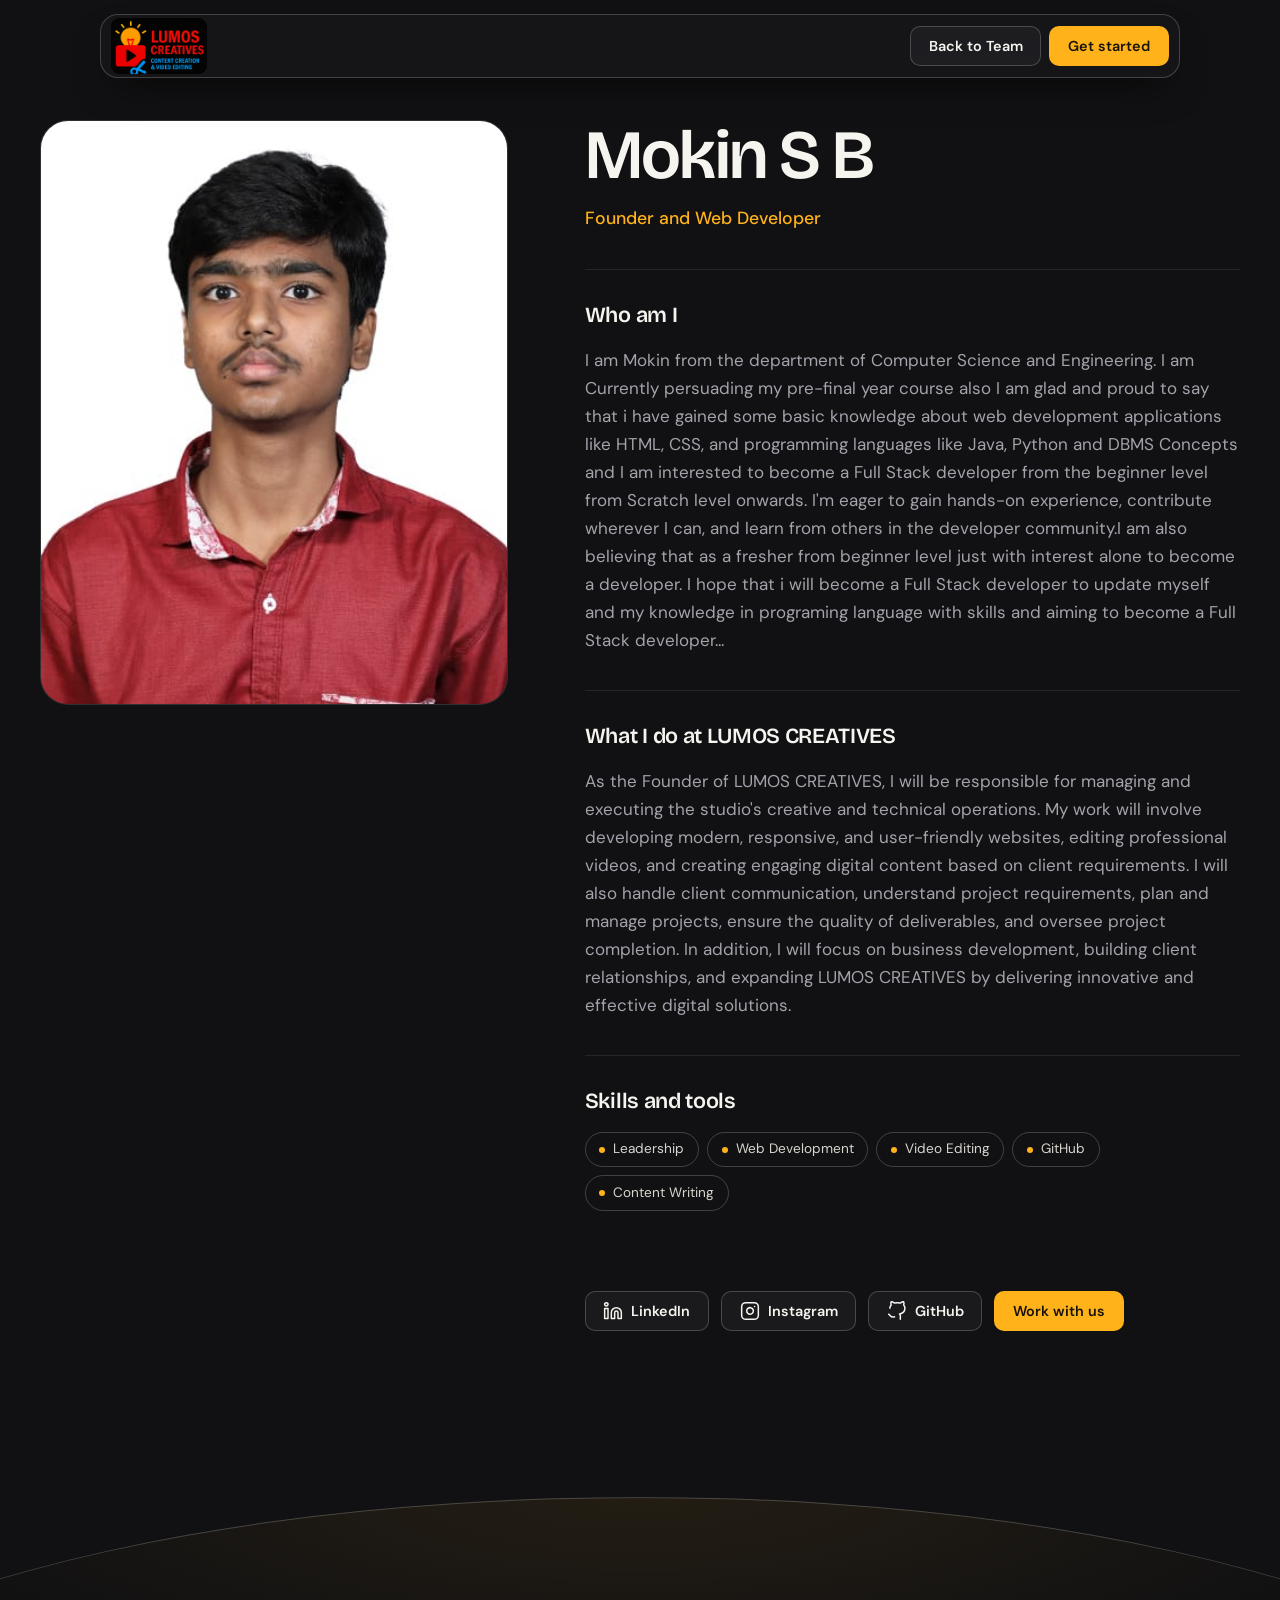
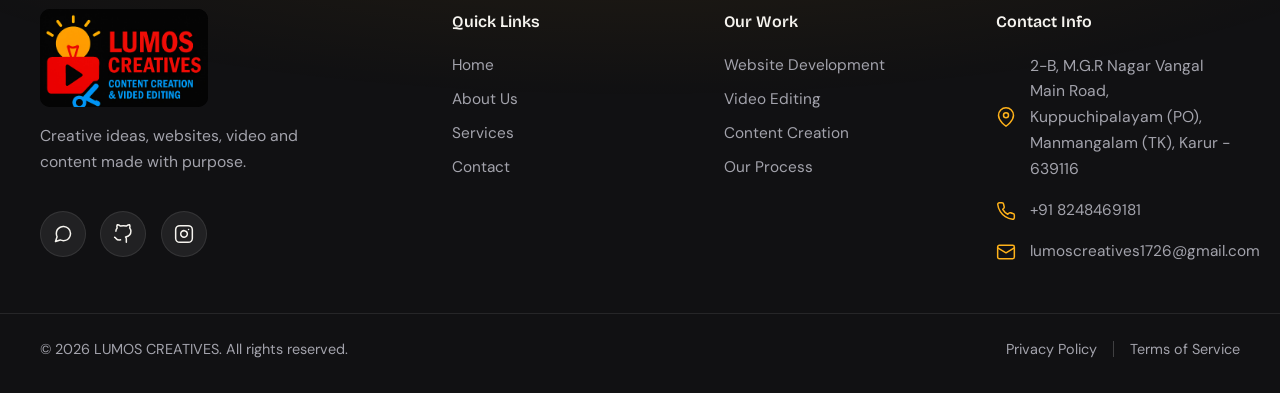
<file: mokin.html>
<!DOCTYPE html>
<html lang="en">
<head>
  <meta charset="UTF-8">
  <meta name="viewport" content="width=device-width, initial-scale=1">
  <title>Mokin | LUMOS CREATIVES</title>
  <meta name="description" content="Mokin, Web Developer at LUMOS CREATIVES.">
  <meta name="theme-color" content="#111113">
  <link rel="icon" href="images/Lumos%20Logo.jpeg">
  <link rel="preconnect" href="https://fonts.googleapis.com">
  <link rel="preconnect" href="https://fonts.gstatic.com" crossorigin>
  <link href="https://fonts.googleapis.com/css2?family=Bricolage+Grotesque:opsz,wght@12..96,500..800&family=DM+Sans:opsz,wght@9..40,400..700&display=swap" rel="stylesheet">
  <link rel="stylesheet" href="style.css">
</head>
<body>

  <header class="nav is-scrolled">
    <div class="nav__bar">
      <a class="logo" href="index.html" aria-label="LUMOS CREATIVES home">
        <span class="logo-crop"><img src="images/Lumos%20Logo.jpeg" alt="LUMOS CREATIVES logo" width="1024" height="1024"></span>
      </a>
      <div class="nav__end">
        <a class="btn btn--ghost btn--sm" href="index.html#team">Back to Team</a>
        <a class="btn btn--primary btn--sm" href="index.html#contact">Get started</a>
      </div>
    </div>
  </header>

  <main class="profile">
    <div class="container profile__grid">

      <div class="profile__photo">
        <img src="images/team/Mokin image.jpg" alt="Mokin S B, Founder and Web Developer">
      </div>

      <div class="profile__body">
        <h1 class="h2">Mokin S B</h1>
        <p class="profile__role">Founder and Web Developer</p>

        <section class="profile__block">
          <h2>Who am I</h2>
          <p>I am Mokin from the department of Computer Science and Engineering. I am Currently persuading my pre-final year course also I am glad and proud to say that i have gained some basic knowledge about web development applications like HTML, CSS, and programming languages like Java, Python and DBMS Concepts and I am interested to become a Full Stack developer from the beginner level from Scratch level onwards. I'm eager to gain hands-on experience, contribute wherever I can, and learn from others in the developer community.I am also believing that as a fresher from beginner level just with interest alone to become a developer. I hope that i will become a Full Stack developer to update myself and my knowledge in programing language with skills and aiming to become a Full Stack developer...</p>
        </section>

        <section class="profile__block">
          <h2>What I do at LUMOS CREATIVES</h2>
          <p>As the Founder of LUMOS CREATIVES, I will be responsible for managing and executing the studio's creative and technical operations. My work will involve developing modern, responsive, and user-friendly websites, editing professional videos, and creating engaging digital content based on client requirements. I will also handle client communication, understand project requirements, plan and manage projects, ensure the quality of deliverables, and oversee project completion. In addition, I will focus on business development, building client relationships, and expanding LUMOS CREATIVES by delivering innovative and effective digital solutions.</p>
        </section>

        <section class="profile__block">
          <h2>Skills and tools</h2>
          <ul class="chips">
            <li>Leadership</li>
            <li>Web Development</li>
            <li>Video Editing</li>
            <li>GitHub</li>
            <li>Content Writing</li>
          </ul>
        </section>

        <div class="profile__links">
          <div class="profile__links">
  <!-- Replace each # with your real profile link -->
  <a class="btn btn--ghost btn--sm" href="https://www.linkedin.com/in/mokin-s-b-012969376?" target="_blank" rel="noopener" aria-label="LinkedIn profile">
    <svg class="icon" viewBox="0 0 24 24" aria-hidden="true"><path d="M16 8a6 6 0 0 1 6 6v7h-4v-7a2 2 0 0 0-4 0v7h-4v-7a6 6 0 0 1 6-6z"/><rect x="2" y="9" width="4" height="12"/><circle cx="4" cy="4" r="2"/></svg>
    LinkedIn
  </a>
  <a class="btn btn--ghost btn--sm" href="https://www.instagram.com/mokin.1726/" target="_blank" rel="noopener" aria-label="Instagram profile">
    <svg class="icon" viewBox="0 0 24 24" aria-hidden="true"><rect x="2" y="2" width="20" height="20" rx="5"/><path d="M16 11.37A4 4 0 1 1 12.63 8 4 4 0 0 1 16 11.37z"/><path d="M17.5 6.5h.01"/></svg>
    Instagram
  </a>
  <a class="btn btn--ghost btn--sm" href="https://github.com/Mokin-1726/" target="_blank" rel="noopener" aria-label="GitHub profile">
    <svg class="icon" viewBox="0 0 24 24" aria-hidden="true"><path d="M9 19c-5 1.5-5-2.5-7-3m14 6v-3.87a3.37 3.37 0 0 0-.94-2.61c3.14-.35 6.44-1.54 6.44-7A5.44 5.44 0 0 0 20 4.77 5.07 5.07 0 0 0 19.91 1S18.73.65 16 2.48a13.38 13.38 0 0 0-7 0C6.27.65 5.09 1 5.09 1A5.07 5.07 0 0 0 5 4.77a5.44 5.44 0 0 0-1.5 3.78c0_5.42_3.3_6.61_6.44_7A3.37_3.37_0_0_0_9_18.13V22"/></svg>
    GitHub
</a>
  <a class="btn btn--primary btn--sm" href="index.html#contact">Work with us</a>
        </div>
      </div>

    </div>
  </main>
<footer class="footer">
  <div class="container footer__grid">
    <div class="footer__brand">
      <a class="logo logo--footer" href="#home" aria-label="LUMOS CREATIVES, back to top">
        <span class="logo-crop"><img src="images/Lumos%20Logo.jpeg" alt="LUMOS CREATIVES logo" loading="lazy" width="1024" height="1024"></span>
      </a>
      <p>Creative ideas, websites, video and content made with purpose.</p>

      <div class="social">
        <!-- Replace each href="#" with your real link and delete data-placeholder -->
        <a href="https://wa.me/8248469181?text=Hello%2C%20I'm%20interested%20in%20your%20services" data-placeholder aria-label="WhatsApp">
          <svg class="icon" viewBox="0 0 24 24"><path d="M21 11.5a8.38 8.38 0 0 1-.9 3.8 8.5 8.5 0 0 1-7.6 4.7 8.38 8.38 0 0 1-3.8-.9L3 21l1.9-5.7a8.38 8.38 0 0 1-.9-3.8 8.5 8.5 0 0 1 4.7-7.6 8.38 8.38 0 0 1 3.8-.9h.5a8.48 8.48 0 0 1 8 8v.5z"/></svg>
        </a>
        <a href="https://github.com/lumoscreatives1726-ship-it/" target="_blank" rel="noopener" aria-label="GitHub profile">
    <svg class="icon" viewBox="0 0 24 24" aria-hidden="true"><path d="M9 19c-5 1.5-5-2.5-7-3m14 6v-3.87a3.37 3.37 0 0 0-.94-2.61c3.14-.35 6.44-1.54 6.44-7A5.44 5.44 0 0 0 20 4.77 5.07 5.07 0 0 0 19.91 1S18.73.65 16 2.48a13.38 13.38 0 0 0-7 0C6.27.65 5.09 1 5.09 1A5.07 5.07 0 0 0 5 4.77a5.44 5.44 0 0 0-1.5 3.78c0_5.42_3.3_6.61_6.44_7A3.37_3.37_0_0_0_9_18.13V22"/></svg>
</a>
        <a href="https://www.instagram.com/lumos__creatives/" target="_blank" rel="noopener" aria-label="Instagram profile">
    <svg class="icon" viewBox="0 0 24 24" aria-hidden="true"><rect x="2" y="2" width="20" height="20" rx="5"/><path d="M16 11.37A4 4 0 1 1 12.63 8 4 4 0 0 1 16 11.37z"/><path d="M17.5 6.5h.01"/></svg>
  </a>
      </div>
    </div>

    <nav class="footer__col" aria-label="Quick links">
      <h4>Quick Links</h4>
      <a href="#home">Home</a>
      <a href="#about">About Us</a>
      <a href="#services">Services</a>
      <a href="#contact">Contact</a>
    </nav>

    <nav class="footer__col" aria-label="Our work">
      <h4>Our Work</h4>
      <a href="#work">Website Development</a>
      <a href="#work">Video Editing</a>
      <a href="#work">Content Creation</a>
      <a href="#process">Our Process</a>
    </nav>

    <div class="footer__col">
      <h4>Contact Info</h4>
      <ul class="contact-list">
        <li>
          <svg class="icon" viewBox="0 0 24 24"><path d="M21 10c0 7-9 13-9 13s-9-6-9-13a9 9 0 0 1 18 0z"/><circle cx="12" cy="10" r="3"/></svg>
          <span>2-B, M.G.R Nagar Vangal Main Road, Kuppuchipalayam (PO), Manmangalam (TK), Karur - 639116</span>
        </li>
        <li>
          <svg class="icon" viewBox="0 0 24 24"><path d="M22 16.92v3a2 2 0 0 1-2.18 2 19.79 19.79 0 0 1-8.63-3.07 19.5 19.5 0 0 1-6-6 19.79 19.79 0 0 1-3.07-8.67A2 2 0 0 1 4.11 2h3a2 2 0 0 1 2 1.72c.13.96.36 1.9.7 2.81a2 2 0 0 1-.45 2.11L8.09 9.91a16 16 0 0 0 6 6l1.27-1.27a2 2 0 0 1 2.11-.45c.91.34 1.85.57 2.81.7A2 2 0 0 1 22 16.92z"/></svg>
          <a href="tel:+918248469181">+91 8248469181</a>
        </li>
        <li>
          <svg class="icon" viewBox="0 0 24 24"><rect x="2" y="4" width="20" height="16" rx="2"/><path d="m22 7-10 6L2 7"/></svg>
          <a href="mailto: lumoscreatives1726@gmail.com">lumoscreatives1726@gmail.com</a>
        </li>
      </ul>
    </div>
  </div>

  <div class="container footer__bottom">
    <p>© <span id="year">2026</span> LUMOS CREATIVES. All rights reserved.</p>
    <div class="footer__legal">
        <a href="privacy.html" aria-current="page">Privacy Policy</a>
        <span aria-hidden="true"></span>
        <a href="terms.html">Terms of Service</a>
      </div>
  </div>
</footer> 
 <script src="script.js"></script>
  
</body>
</html>
</file>
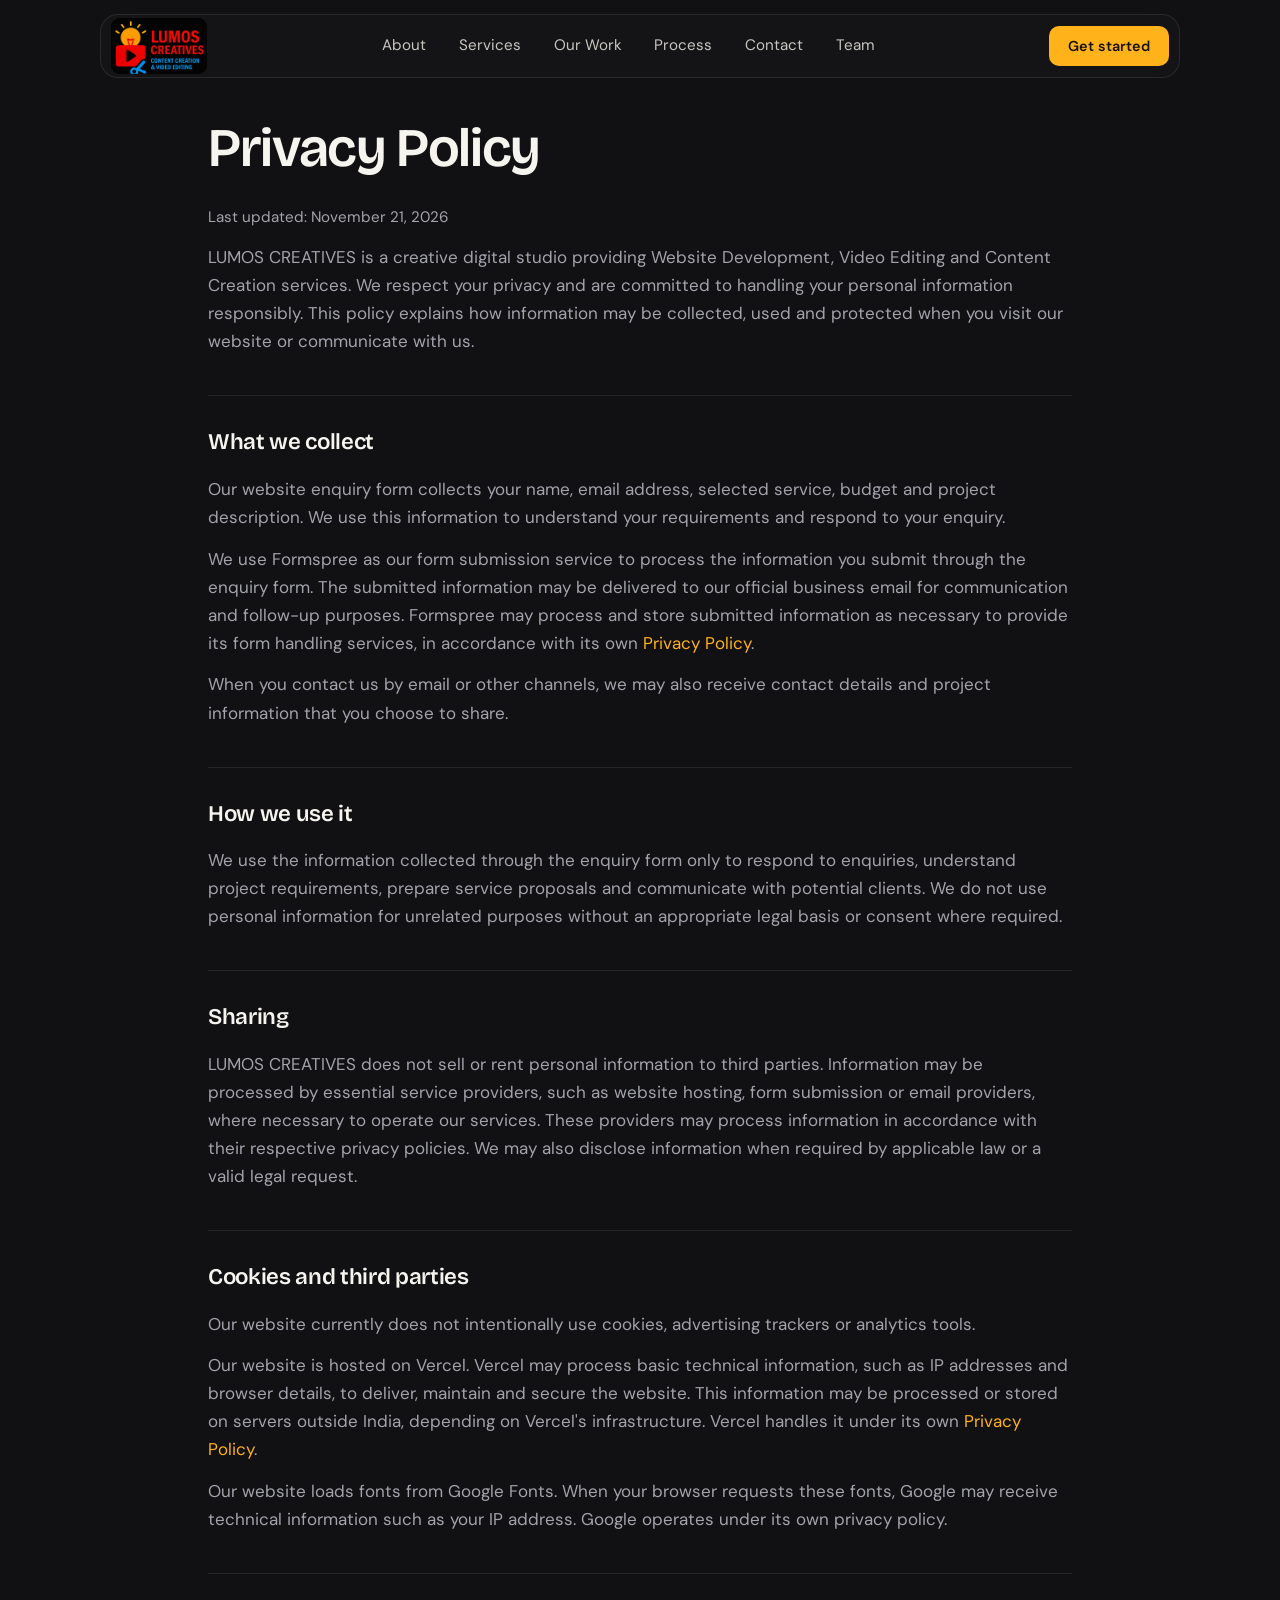
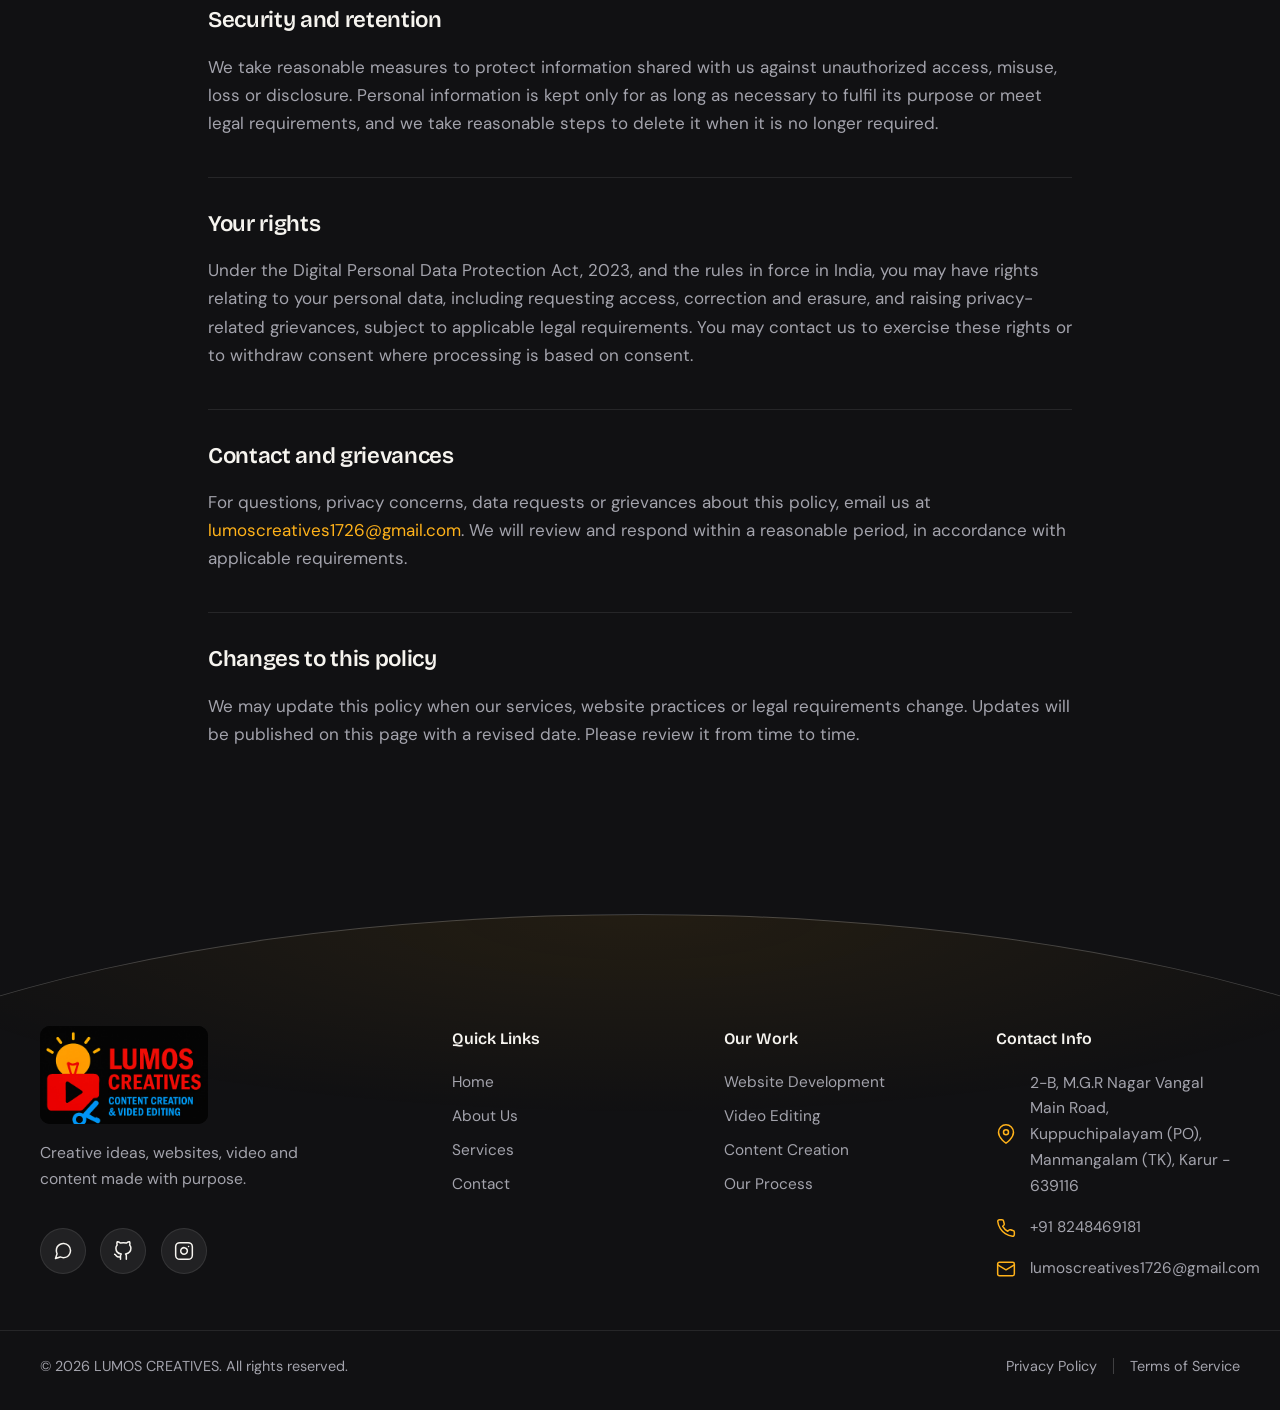
<file: privacy.html>
<!DOCTYPE html>
<html lang="en" class="no-js">
<head>
  <meta charset="UTF-8">
  <meta name="viewport" content="width=device-width, initial-scale=1">
  <title>Privacy Policy | LUMOS CREATIVES</title>
  <meta name="description" content="How LUMOS CREATIVES collects, uses and protects personal information.">
  <meta name="theme-color" content="#111113">
  <link rel="icon" href="images/Lumos%20Logo.jpeg">

  <link rel="preconnect" href="https://fonts.googleapis.com">
  <link rel="preconnect" href="https://fonts.gstatic.com" crossorigin>
  <link href="https://fonts.googleapis.com/css2?family=Bricolage+Grotesque:opsz,wght@12..96,500..800&family=DM+Sans:opsz,wght@9..40,400..700&family=Caveat:wght@500&display=swap" rel="stylesheet">

  <link rel="stylesheet" href="style.css">
  <script>document.documentElement.className = 'js';</script>
</head>
<body>

  <a class="skip" href="#main">Skip to content</a>

  <header class="nav" id="nav">
    <div class="nav__bar">
      <a class="logo" href="index.html#home" aria-label="LUMOS CREATIVES, back to home">
        <span class="logo-crop"><img src="images/Lumos%20Logo.jpeg" alt="LUMOS CREATIVES logo" width="1024" height="1024"></span>
      </a>

      <nav class="nav__links" aria-label="Primary">
        <a href="index.html#about">About</a>
        <a href="index.html#services">Services</a>
        <a href="index.html#work">Our Work</a>
        <a href="index.html#process">Process</a>
        <a href="index.html#contact">Contact</a>
        <a href="index.html#team">Team</a>
      </nav>

      <div class="nav__end">
        <a class="btn btn--primary btn--sm" href="index.html#contact">Get started</a>
        <button class="nav__toggle" id="navToggle" type="button" aria-expanded="false" aria-controls="mobileMenu" aria-label="Open menu">
          <span></span><span></span>
        </button>
      </div>
    </div>
  </header>

  <div class="menu" id="mobileMenu" aria-hidden="true">
    <nav class="menu__links" aria-label="Mobile">
      <a href="index.html#home">Home</a>
      <a href="index.html#about">About</a>
      <a href="index.html#services">Services</a>
      <a href="index.html#work">Our Work</a>
      <a href="index.html#process">Process</a>
      <a href="index.html#contact">Contact</a>
      <a href="index.html#team">Team</a>
    </nav>
    <a class="btn btn--primary" href="index.html#contact">Start a Project</a>
  </div>

  <main id="main">
    <section class="legal">
      <div class="container">
        <article class="legal__doc">
          <h1 class="h2">Privacy Policy</h1>
          <p class="legal__updated">Last updated: November 21, 2026</p>

          <p>LUMOS CREATIVES is a creative digital studio providing Website Development, Video Editing and Content Creation services. We respect your privacy and are committed to handling your personal information responsibly. This policy explains how information may be collected, used and protected when you visit our website or communicate with us.</p>

          <h2>What we collect</h2>
          <p>Our website enquiry form collects your name, email address, selected service, budget and project description. We use this information to understand your requirements and respond to your enquiry.</p>
          <p>We use Formspree as our form submission service to process the information you submit through the enquiry form. The submitted information may be delivered to our official business email for communication and follow-up purposes. Formspree may process and store submitted information as necessary to provide its form handling services, in accordance with its own <a href="https://formspree.io/legal/privacy-policy/" target="_blank" rel="noopener">Privacy Policy</a>.</p>
          <p>When you contact us by email or other channels, we may also receive contact details and project information that you choose to share.</p>

          <h2>How we use it</h2>
          <p>We use the information collected through the enquiry form only to respond to enquiries, understand project requirements, prepare service proposals and communicate with potential clients. We do not use personal information for unrelated purposes without an appropriate legal basis or consent where required.</p>

          <h2>Sharing</h2>
          <p>LUMOS CREATIVES does not sell or rent personal information to third parties. Information may be processed by essential service providers, such as website hosting, form submission or email providers, where necessary to operate our services. These providers may process information in accordance with their respective privacy policies. We may also disclose information when required by applicable law or a valid legal request.</p>

          <h2>Cookies and third parties</h2>
          <p>Our website currently does not intentionally use cookies, advertising trackers or analytics tools.</p>
          <p>Our website is hosted on Vercel. Vercel may process basic technical information, such as IP addresses and browser details, to deliver, maintain and secure the website. This information may be processed or stored on servers outside India, depending on Vercel's infrastructure. Vercel handles it under its own <a href="https://vercel.com/legal/privacy-policy" target="_blank" rel="noopener">Privacy Policy</a>.</p>
          <p>Our website loads fonts from Google Fonts. When your browser requests these fonts, Google may receive technical information such as your IP address. Google operates under its own privacy policy.</p>

          <h2>Security and retention</h2>
          <p>We take reasonable measures to protect information shared with us against unauthorized access, misuse, loss or disclosure. Personal information is kept only for as long as necessary to fulfil its purpose or meet legal requirements, and we take reasonable steps to delete it when it is no longer required.</p>

          <h2>Your rights</h2>
          <p>Under the Digital Personal Data Protection Act, 2023, and the rules in force in India, you may have rights relating to your personal data, including requesting access, correction and erasure, and raising privacy-related grievances, subject to applicable legal requirements. You may contact us to exercise these rights or to withdraw consent where processing is based on consent.</p>

          <h2>Contact and grievances</h2>
          <p>For questions, privacy concerns, data requests or grievances about this policy, email us at <a href="mailto:lumoscreatives1726@gmail.com">lumoscreatives1726@gmail.com</a>. We will review and respond within a reasonable period, in accordance with applicable requirements.</p>

          <h2>Changes to this policy</h2>
          <p>We may update this policy when our services, website practices or legal requirements change. Updates will be published on this page with a revised date. Please review it from time to time.</p>
        </article>
      </div>
    </section>
  </main>

  <footer class="footer">
    <div class="container footer__grid">
      <div class="footer__brand">
        <a class="logo logo--footer" href="index.html#home" aria-label="LUMOS CREATIVES, back to home">
          <span class="logo-crop"><img src="images/Lumos%20Logo.jpeg" alt="LUMOS CREATIVES logo" loading="lazy" width="1024" height="1024"></span>
        </a>
        <p>Creative ideas, websites, video and content made with purpose.</p>

        <div class="social">
          <a href="https://wa.me/918248469181?text=Hello%2C%20I%27m%20interested%20in%20your%20services" target="_blank" rel="noopener" aria-label="WhatsApp">
            <svg class="icon" viewBox="0 0 24 24"><path d="M21 11.5a8.38 8.38 0 0 1-.9 3.8 8.5 8.5 0 0 1-7.6 4.7 8.38 8.38 0 0 1-3.8-.9L3 21l1.9-5.7a8.38 8.38 0 0 1-.9-3.8 8.5 8.5 0 0 1 4.7-7.6 8.38 8.38 0 0 1 3.8-.9h.5a8.48 8.48 0 0 1 8 8v.5z"/></svg>
          </a>
          <a href="https://github.com/lumoscreatives1726-ship-it/" target="_blank" rel="noopener" aria-label="GitHub profile">
            <svg class="icon" viewBox="0 0 24 24" aria-hidden="true"><path d="M9 19c-5 1.5-5-2.5-7-3m14 6v-3.87a3.37 3.37 0 0 0-.94-2.61c3.14-.35 6.44-1.54 6.44-7A5.44 5.44 0 0 0 20 4.77 5.07 5.07 0 0 0 19.91 1S18.73.65 16 2.48a13.38 13.38 0 0 0-7 0C6.27.65 5.09 1 5.09 1A5.07 5.07 0 0 0 5 4.77a5.44 5.44 0 0 0-1.5 3.78c0 5.42 3.3 6.61 6.44 7A3.37 3.37 0 0 0 9 18.13V22"/></svg>
          </a>
          <a href="https://www.instagram.com/lumos__creatives/" target="_blank" rel="noopener" aria-label="Instagram profile">
            <svg class="icon" viewBox="0 0 24 24" aria-hidden="true"><rect x="2" y="2" width="20" height="20" rx="5"/><path d="M16 11.37A4 4 0 1 1 12.63 8 4 4 0 0 1 16 11.37z"/><path d="M17.5 6.5h.01"/></svg>
          </a>
        </div>
      </div>

      <nav class="footer__col" aria-label="Quick links">
        <h4>Quick Links</h4>
        <a href="index.html#home">Home</a>
        <a href="index.html#about">About Us</a>
        <a href="index.html#services">Services</a>
        <a href="index.html#contact">Contact</a>
      </nav>

      <nav class="footer__col" aria-label="Our work">
        <h4>Our Work</h4>
        <a href="index.html#work">Website Development</a>
        <a href="index.html#work">Video Editing</a>
        <a href="index.html#work">Content Creation</a>
        <a href="index.html#process">Our Process</a>
      </nav>

      <div class="footer__col">
        <h4>Contact Info</h4>
        <ul class="contact-list">
          <li>
            <svg class="icon" viewBox="0 0 24 24"><path d="M21 10c0 7-9 13-9 13s-9-6-9-13a9 9 0 0 1 18 0z"/><circle cx="12" cy="10" r="3"/></svg>
            <span>2-B, M.G.R Nagar Vangal Main Road, Kuppuchipalayam (PO), Manmangalam (TK), Karur - 639116</span>
          </li>
          <li>
            <svg class="icon" viewBox="0 0 24 24"><path d="M22 16.92v3a2 2 0 0 1-2.18 2 19.79 19.79 0 0 1-8.63-3.07 19.5 19.5 0 0 1-6-6 19.79 19.79 0 0 1-3.07-8.67A2 2 0 0 1 4.11 2h3a2 2 0 0 1 2 1.72c.13.96.36 1.9.7 2.81a2 2 0 0 1-.45 2.11L8.09 9.91a16 16 0 0 0 6 6l1.27-1.27a2 2 0 0 1 2.11-.45c.91.34 1.85.57 2.81.7A2 2 0 0 1 22 16.92z"/></svg>
            <a href="tel:+918248469181">+91 8248469181</a>
          </li>
          <li>
            <svg class="icon" viewBox="0 0 24 24"><rect x="2" y="4" width="20" height="16" rx="2"/><path d="m22 7-10 6L2 7"/></svg>
            <a href="mailto:lumoscreatives1726@gmail.com">lumoscreatives1726@gmail.com</a>
          </li>
        </ul>
      </div>
    </div>

    <div class="container footer__bottom">
      <p>© <span id="year">2026</span> LUMOS CREATIVES. All rights reserved.</p>
      <div class="footer__legal">
        <a href="privacy.html" aria-current="page">Privacy Policy</a>
        <span aria-hidden="true"></span>
        <a href="terms.html">Terms of Service</a>
      </div>
    </div>
  </footer>

  <script src="script.js"></script>
</body>
</html>
</file>
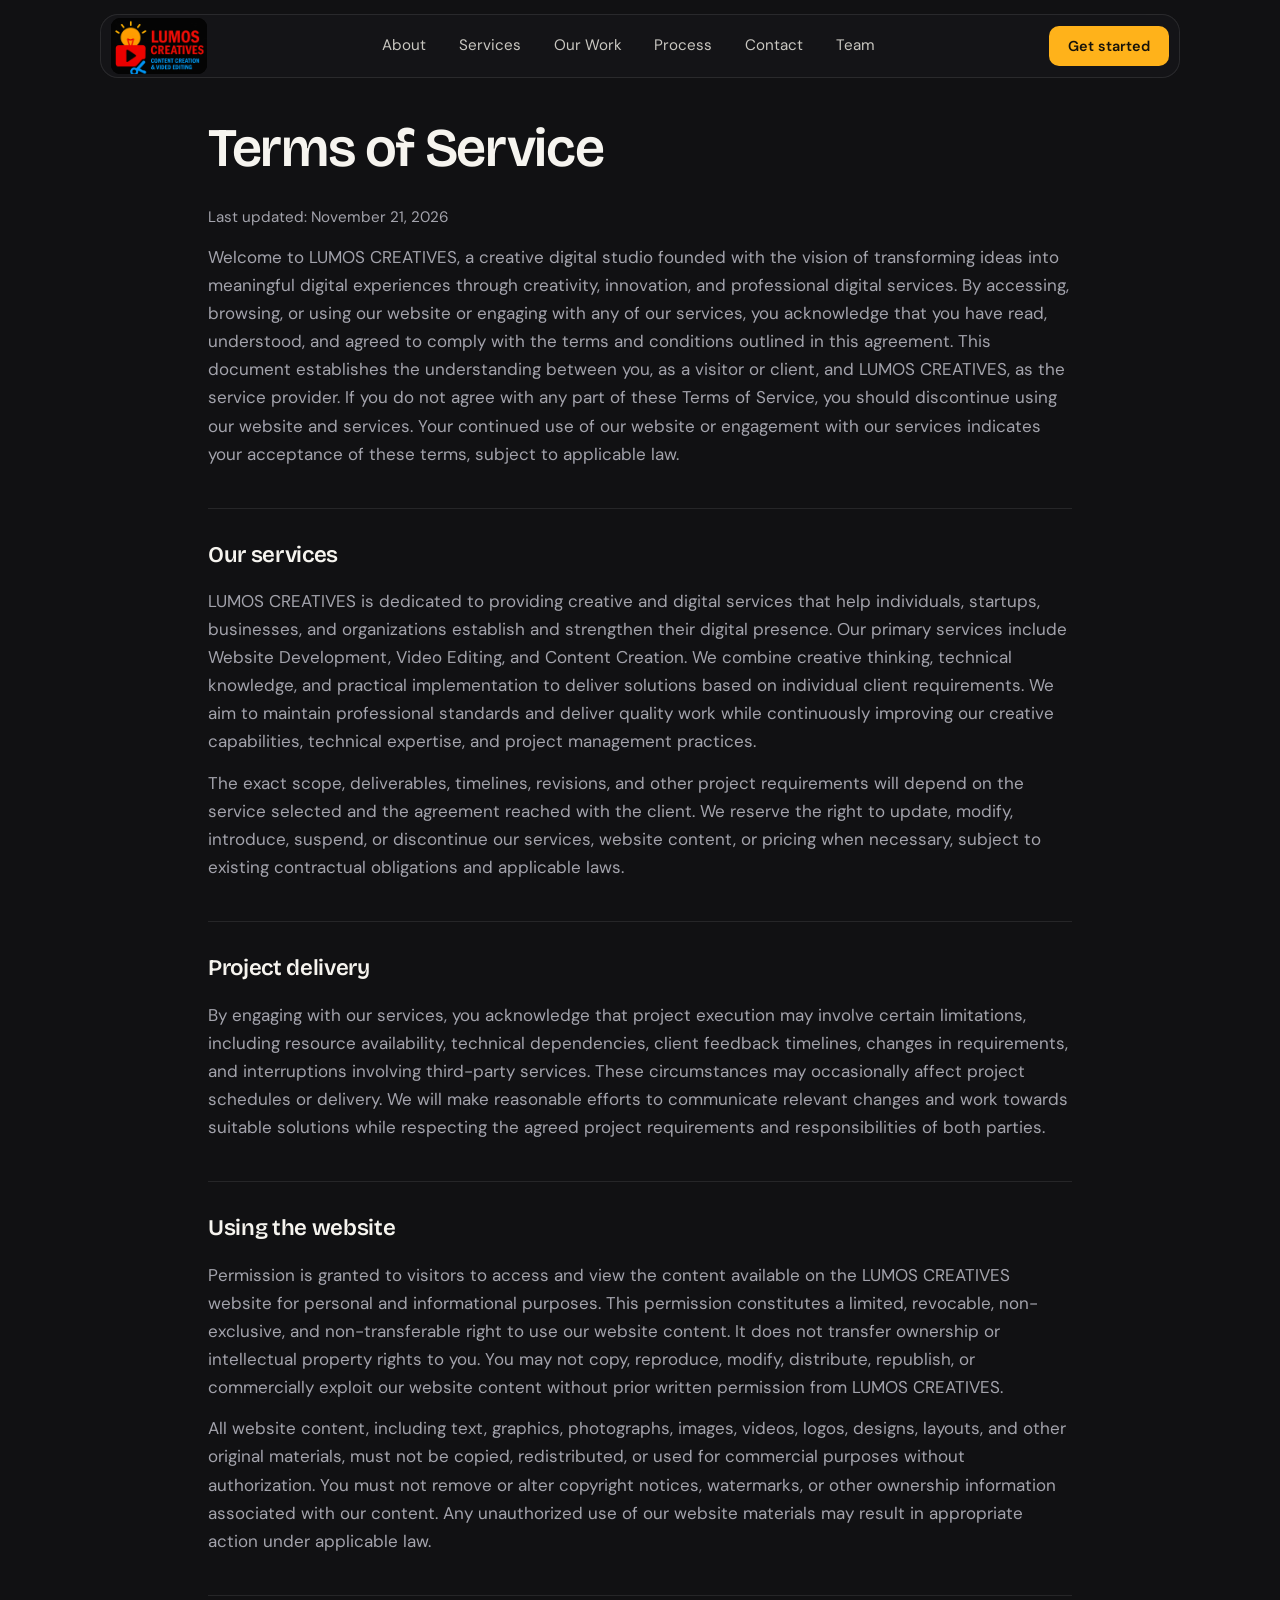
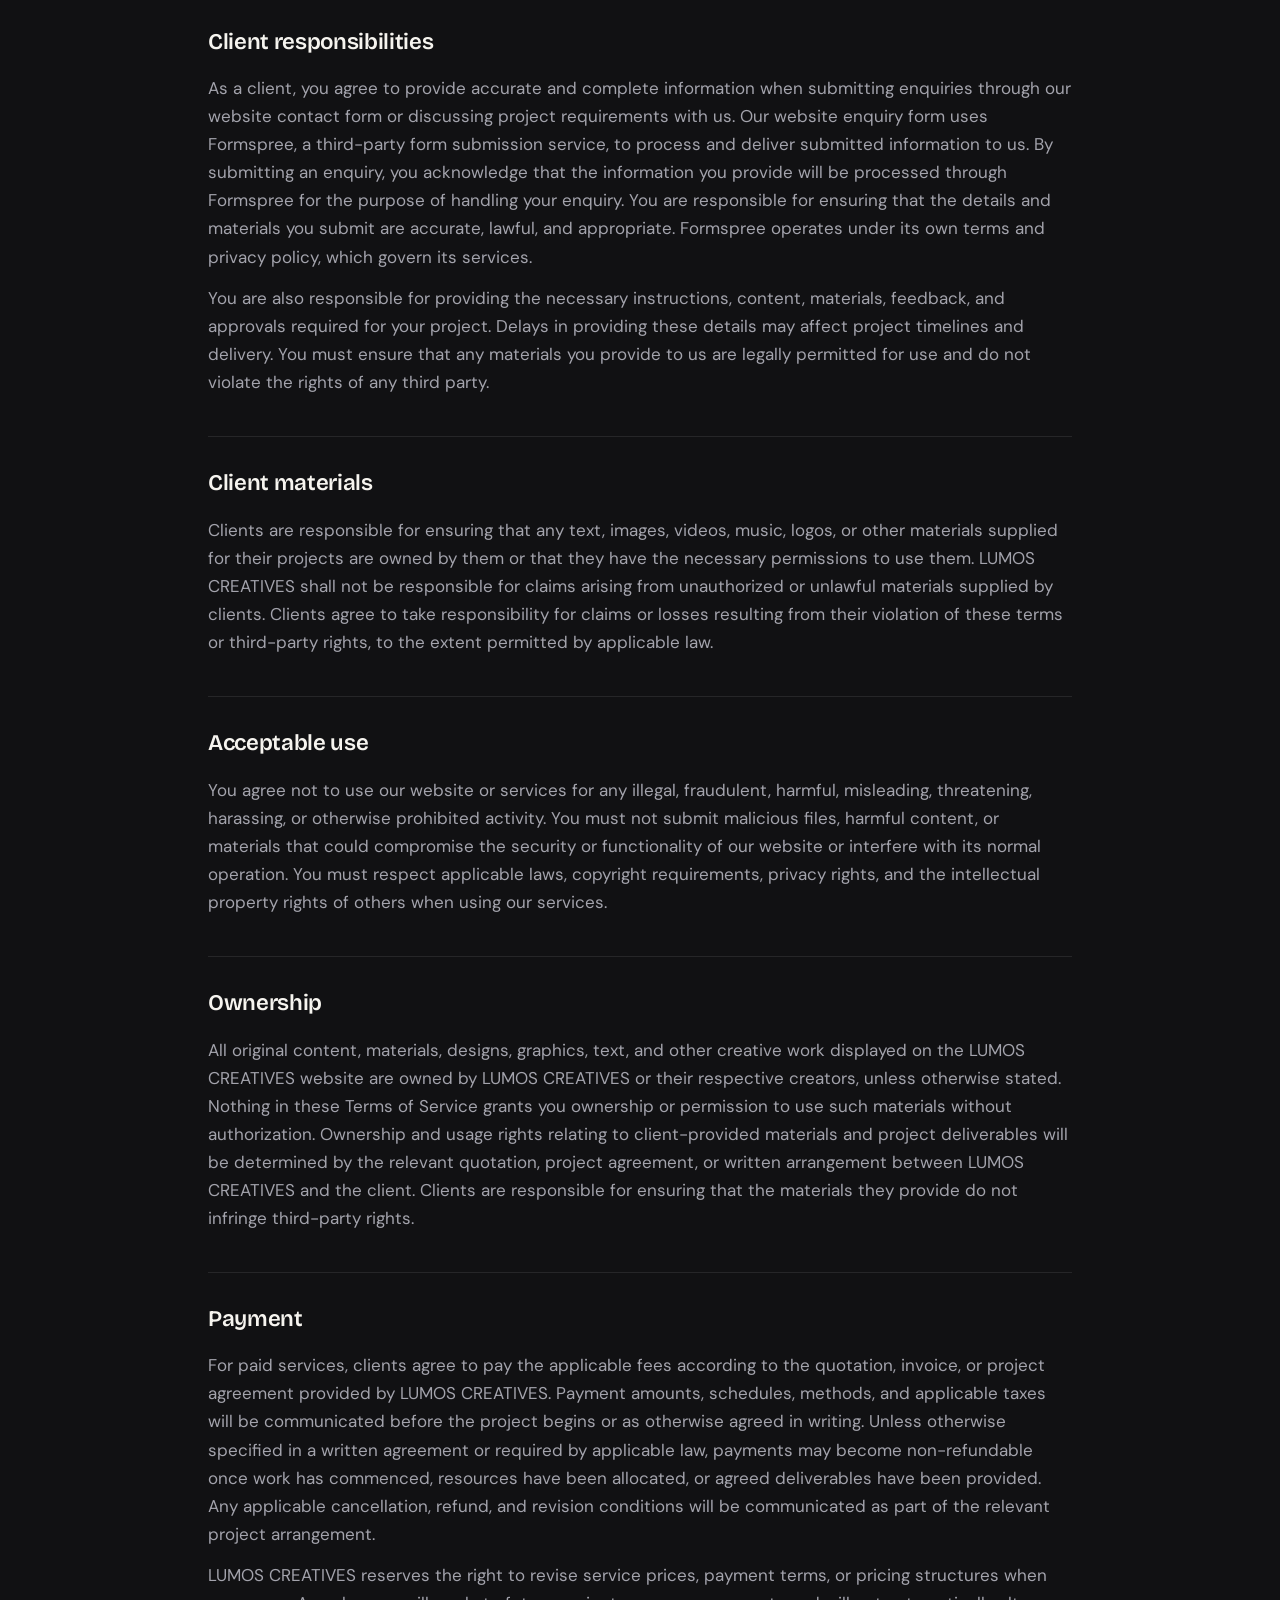
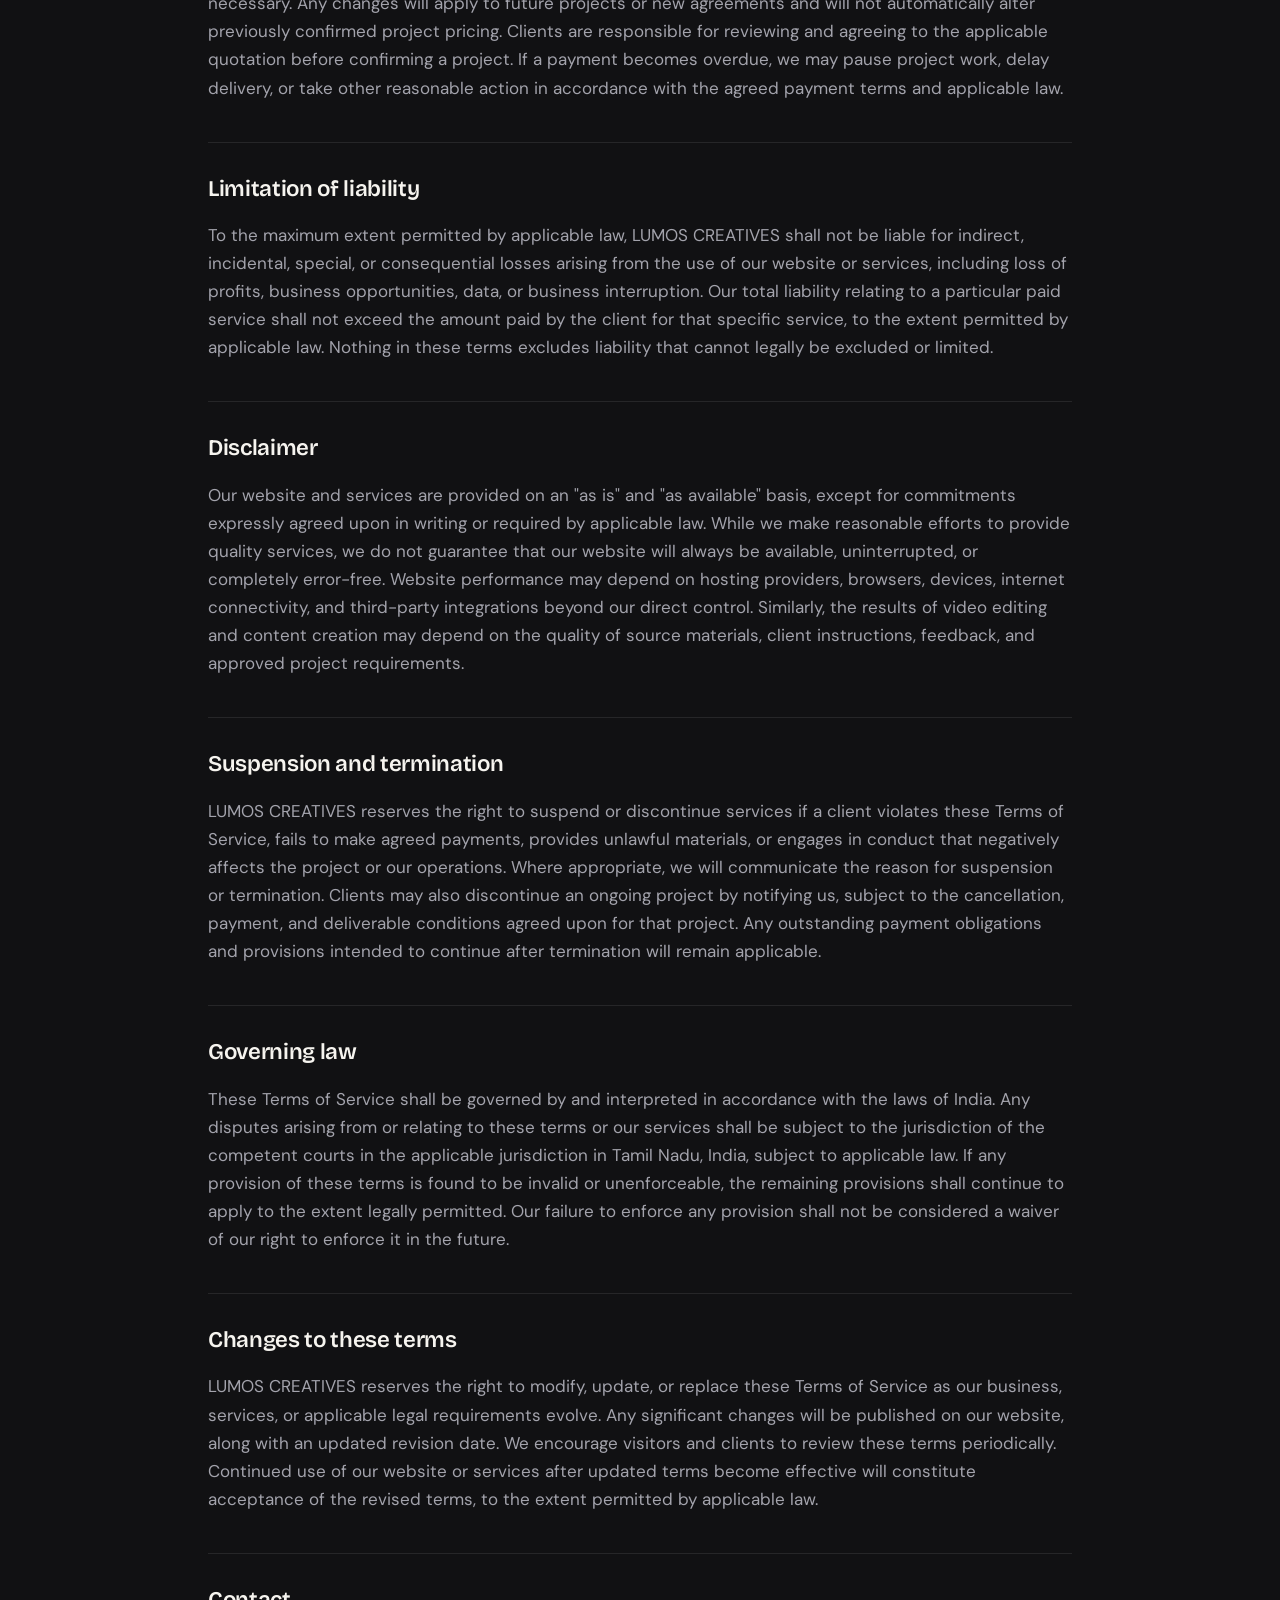
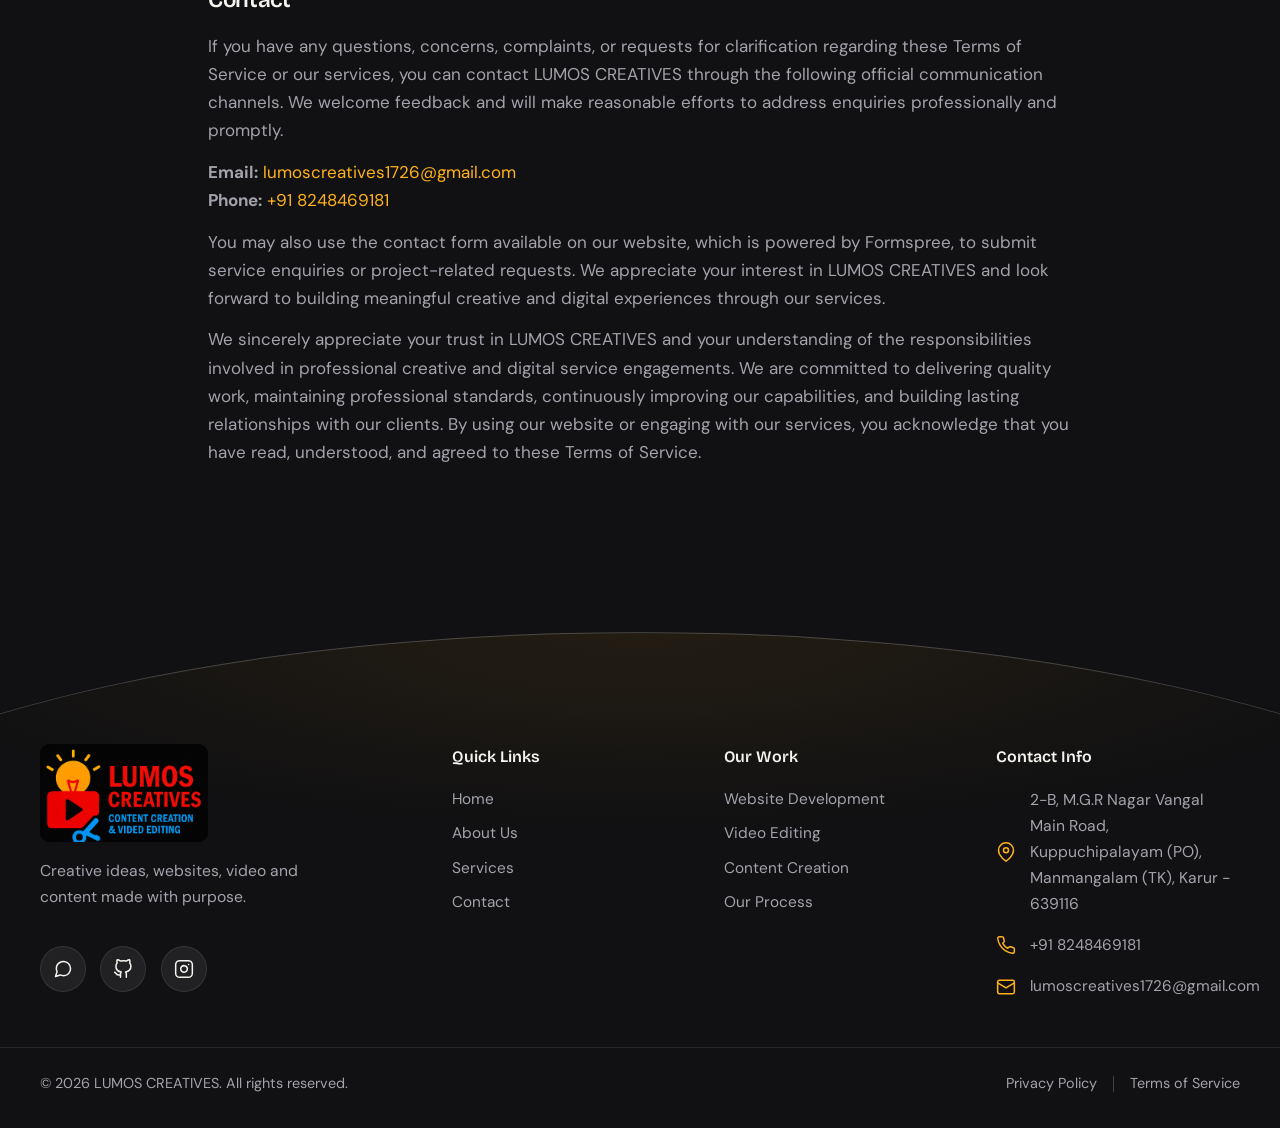
<file: terms.html>
<!DOCTYPE html>
<html lang="en" class="no-js">
<head>
  <meta charset="UTF-8">
  <meta name="viewport" content="width=device-width, initial-scale=1">
  <title>Terms of Service | LUMOS CREATIVES</title>
  <meta name="description" content="The terms that apply when you use the LUMOS CREATIVES website and services.">
  <meta name="theme-color" content="#111113">
  <link rel="icon" href="images/Lumos%20Logo.jpeg">

  <link rel="preconnect" href="https://fonts.googleapis.com">
  <link rel="preconnect" href="https://fonts.gstatic.com" crossorigin>
  <link href="https://fonts.googleapis.com/css2?family=Bricolage+Grotesque:opsz,wght@12..96,500..800&family=DM+Sans:opsz,wght@9..40,400..700&family=Caveat:wght@500&display=swap" rel="stylesheet">

  <link rel="stylesheet" href="style.css">
  <script>document.documentElement.className = 'js';</script>
</head>
<body>

  <a class="skip" href="#main">Skip to content</a>

  <header class="nav" id="nav">
    <div class="nav__bar">
      <a class="logo" href="index.html#home" aria-label="LUMOS CREATIVES, back to home">
        <span class="logo-crop"><img src="images/Lumos%20Logo.jpeg" alt="LUMOS CREATIVES logo" width="1024" height="1024"></span>
      </a>

      <nav class="nav__links" aria-label="Primary">
        <a href="index.html#about">About</a>
        <a href="index.html#services">Services</a>
        <a href="index.html#work">Our Work</a>
        <a href="index.html#process">Process</a>
        <a href="index.html#contact">Contact</a>
        <a href="index.html#team">Team</a>
      </nav>

      <div class="nav__end">
        <a class="btn btn--primary btn--sm" href="index.html#contact">Get started</a>
        <button class="nav__toggle" id="navToggle" type="button" aria-expanded="false" aria-controls="mobileMenu" aria-label="Open menu">
          <span></span><span></span>
        </button>
      </div>
    </div>
  </header>

  <div class="menu" id="mobileMenu" aria-hidden="true">
    <nav class="menu__links" aria-label="Mobile">
      <a href="index.html#home">Home</a>
      <a href="index.html#about">About</a>
      <a href="index.html#services">Services</a>
      <a href="index.html#work">Our Work</a>
      <a href="index.html#process">Process</a>
      <a href="index.html#contact">Contact</a>
      <a href="index.html#team">Team</a>
    </nav>
    <a class="btn btn--primary" href="index.html#contact">Start a Project</a>
  </div>

  <main id="main">
    <section class="legal">
      <div class="container">
        <article class="legal__doc">
          <h1 class="h2">Terms of Service</h1>
          <p class="legal__updated">Last updated: November 21, 2026</p>

          <p>Welcome to LUMOS CREATIVES, a creative digital studio founded with the vision of transforming ideas into meaningful digital experiences through creativity, innovation, and professional digital services. By accessing, browsing, or using our website or engaging with any of our services, you acknowledge that you have read, understood, and agreed to comply with the terms and conditions outlined in this agreement. This document establishes the understanding between you, as a visitor or client, and LUMOS CREATIVES, as the service provider. If you do not agree with any part of these Terms of Service, you should discontinue using our website and services. Your continued use of our website or engagement with our services indicates your acceptance of these terms, subject to applicable law.</p>

          <h2>Our services</h2>
          <p>LUMOS CREATIVES is dedicated to providing creative and digital services that help individuals, startups, businesses, and organizations establish and strengthen their digital presence. Our primary services include Website Development, Video Editing, and Content Creation. We combine creative thinking, technical knowledge, and practical implementation to deliver solutions based on individual client requirements. We aim to maintain professional standards and deliver quality work while continuously improving our creative capabilities, technical expertise, and project management practices.</p>
          <p>The exact scope, deliverables, timelines, revisions, and other project requirements will depend on the service selected and the agreement reached with the client. We reserve the right to update, modify, introduce, suspend, or discontinue our services, website content, or pricing when necessary, subject to existing contractual obligations and applicable laws.</p>

          <h2>Project delivery</h2>
          <p>By engaging with our services, you acknowledge that project execution may involve certain limitations, including resource availability, technical dependencies, client feedback timelines, changes in requirements, and interruptions involving third-party services. These circumstances may occasionally affect project schedules or delivery. We will make reasonable efforts to communicate relevant changes and work towards suitable solutions while respecting the agreed project requirements and responsibilities of both parties.</p>

          <h2>Using the website</h2>
          <p>Permission is granted to visitors to access and view the content available on the LUMOS CREATIVES website for personal and informational purposes. This permission constitutes a limited, revocable, non-exclusive, and non-transferable right to use our website content. It does not transfer ownership or intellectual property rights to you. You may not copy, reproduce, modify, distribute, republish, or commercially exploit our website content without prior written permission from LUMOS CREATIVES.</p>
          <p>All website content, including text, graphics, photographs, images, videos, logos, designs, layouts, and other original materials, must not be copied, redistributed, or used for commercial purposes without authorization. You must not remove or alter copyright notices, watermarks, or other ownership information associated with our content. Any unauthorized use of our website materials may result in appropriate action under applicable law.</p>

          <h2>Client responsibilities</h2>
          <p>As a client, you agree to provide accurate and complete information when submitting enquiries through our website contact form or discussing project requirements with us. Our website enquiry form uses Formspree, a third-party form submission service, to process and deliver submitted information to us. By submitting an enquiry, you acknowledge that the information you provide will be processed through Formspree for the purpose of handling your enquiry. You are responsible for ensuring that the details and materials you submit are accurate, lawful, and appropriate. Formspree operates under its own terms and privacy policy, which govern its services.</p>
          <p>You are also responsible for providing the necessary instructions, content, materials, feedback, and approvals required for your project. Delays in providing these details may affect project timelines and delivery. You must ensure that any materials you provide to us are legally permitted for use and do not violate the rights of any third party.</p>

          <h2>Client materials</h2>
          <p>Clients are responsible for ensuring that any text, images, videos, music, logos, or other materials supplied for their projects are owned by them or that they have the necessary permissions to use them. LUMOS CREATIVES shall not be responsible for claims arising from unauthorized or unlawful materials supplied by clients. Clients agree to take responsibility for claims or losses resulting from their violation of these terms or third-party rights, to the extent permitted by applicable law.</p>

          <h2>Acceptable use</h2>
          <p>You agree not to use our website or services for any illegal, fraudulent, harmful, misleading, threatening, harassing, or otherwise prohibited activity. You must not submit malicious files, harmful content, or materials that could compromise the security or functionality of our website or interfere with its normal operation. You must respect applicable laws, copyright requirements, privacy rights, and the intellectual property rights of others when using our services.</p>

          <h2>Ownership</h2>
          <!-- Optional: add a sentence here about ownership transferring after full payment, and one about showing finished work in the portfolio. -->
          <p>All original content, materials, designs, graphics, text, and other creative work displayed on the LUMOS CREATIVES website are owned by LUMOS CREATIVES or their respective creators, unless otherwise stated. Nothing in these Terms of Service grants you ownership or permission to use such materials without authorization. Ownership and usage rights relating to client-provided materials and project deliverables will be determined by the relevant quotation, project agreement, or written arrangement between LUMOS CREATIVES and the client. Clients are responsible for ensuring that the materials they provide do not infringe third-party rights.</p>

          <h2>Payment</h2>
          <p>For paid services, clients agree to pay the applicable fees according to the quotation, invoice, or project agreement provided by LUMOS CREATIVES. Payment amounts, schedules, methods, and applicable taxes will be communicated before the project begins or as otherwise agreed in writing. Unless otherwise specified in a written agreement or required by applicable law, payments may become non-refundable once work has commenced, resources have been allocated, or agreed deliverables have been provided. Any applicable cancellation, refund, and revision conditions will be communicated as part of the relevant project arrangement.</p>
          <p>LUMOS CREATIVES reserves the right to revise service prices, payment terms, or pricing structures when necessary. Any changes will apply to future projects or new agreements and will not automatically alter previously confirmed project pricing. Clients are responsible for reviewing and agreeing to the applicable quotation before confirming a project. If a payment becomes overdue, we may pause project work, delay delivery, or take other reasonable action in accordance with the agreed payment terms and applicable law.</p>

          <h2>Limitation of liability</h2>
          <p>To the maximum extent permitted by applicable law, LUMOS CREATIVES shall not be liable for indirect, incidental, special, or consequential losses arising from the use of our website or services, including loss of profits, business opportunities, data, or business interruption. Our total liability relating to a particular paid service shall not exceed the amount paid by the client for that specific service, to the extent permitted by applicable law. Nothing in these terms excludes liability that cannot legally be excluded or limited.</p>

          <h2>Disclaimer</h2>
          <p>Our website and services are provided on an "as is" and "as available" basis, except for commitments expressly agreed upon in writing or required by applicable law. While we make reasonable efforts to provide quality services, we do not guarantee that our website will always be available, uninterrupted, or completely error-free. Website performance may depend on hosting providers, browsers, devices, internet connectivity, and third-party integrations beyond our direct control. Similarly, the results of video editing and content creation may depend on the quality of source materials, client instructions, feedback, and approved project requirements.</p>

          <h2>Suspension and termination</h2>
          <p>LUMOS CREATIVES reserves the right to suspend or discontinue services if a client violates these Terms of Service, fails to make agreed payments, provides unlawful materials, or engages in conduct that negatively affects the project or our operations. Where appropriate, we will communicate the reason for suspension or termination. Clients may also discontinue an ongoing project by notifying us, subject to the cancellation, payment, and deliverable conditions agreed upon for that project. Any outstanding payment obligations and provisions intended to continue after termination will remain applicable.</p>

          <h2>Governing law</h2>
          <p>These Terms of Service shall be governed by and interpreted in accordance with the laws of India. Any disputes arising from or relating to these terms or our services shall be subject to the jurisdiction of the competent courts in the applicable jurisdiction in Tamil Nadu, India, subject to applicable law. If any provision of these terms is found to be invalid or unenforceable, the remaining provisions shall continue to apply to the extent legally permitted. Our failure to enforce any provision shall not be considered a waiver of our right to enforce it in the future.</p>

          <h2>Changes to these terms</h2>
          <p>LUMOS CREATIVES reserves the right to modify, update, or replace these Terms of Service as our business, services, or applicable legal requirements evolve. Any significant changes will be published on our website, along with an updated revision date. We encourage visitors and clients to review these terms periodically. Continued use of our website or services after updated terms become effective will constitute acceptance of the revised terms, to the extent permitted by applicable law.</p>

          <h2>Contact</h2>
          <p>If you have any questions, concerns, complaints, or requests for clarification regarding these Terms of Service or our services, you can contact LUMOS CREATIVES through the following official communication channels. We welcome feedback and will make reasonable efforts to address enquiries professionally and promptly.</p>
          <p><strong>Email:</strong> <a href="mailto:lumoscreatives1726@gmail.com">lumoscreatives1726@gmail.com</a><br><strong>Phone:</strong> <a href="tel:+918248469181">+91 8248469181</a></p>
          <p>You may also use the contact form available on our website, which is powered by Formspree, to submit service enquiries or project-related requests. We appreciate your interest in LUMOS CREATIVES and look forward to building meaningful creative and digital experiences through our services.</p>
          <p>We sincerely appreciate your trust in LUMOS CREATIVES and your understanding of the responsibilities involved in professional creative and digital service engagements. We are committed to delivering quality work, maintaining professional standards, continuously improving our capabilities, and building lasting relationships with our clients. By using our website or engaging with our services, you acknowledge that you have read, understood, and agreed to these Terms of Service.</p>
        </article>
      </div>
    </section>
  </main>

  <footer class="footer">
    <div class="container footer__grid">
      <div class="footer__brand">
        <a class="logo logo--footer" href="index.html#home" aria-label="LUMOS CREATIVES, back to home">
          <span class="logo-crop"><img src="images/Lumos%20Logo.jpeg" alt="LUMOS CREATIVES logo" loading="lazy" width="1024" height="1024"></span>
        </a>
        <p>Creative ideas, websites, video and content made with purpose.</p>

        <div class="social">
          <a href="https://wa.me/918248469181?text=Hello%2C%20I%27m%20interested%20in%20your%20services" target="_blank" rel="noopener" aria-label="WhatsApp">
            <svg class="icon" viewBox="0 0 24 24"><path d="M21 11.5a8.38 8.38 0 0 1-.9 3.8 8.5 8.5 0 0 1-7.6 4.7 8.38 8.38 0 0 1-3.8-.9L3 21l1.9-5.7a8.38 8.38 0 0 1-.9-3.8 8.5 8.5 0 0 1 4.7-7.6 8.38 8.38 0 0 1 3.8-.9h.5a8.48 8.48 0 0 1 8 8v.5z"/></svg>
          </a>
          <a href="https://github.com/lumoscreatives1726-ship-it/" target="_blank" rel="noopener" aria-label="GitHub profile">
            <svg class="icon" viewBox="0 0 24 24" aria-hidden="true"><path d="M9 19c-5 1.5-5-2.5-7-3m14 6v-3.87a3.37 3.37 0 0 0-.94-2.61c3.14-.35 6.44-1.54 6.44-7A5.44 5.44 0 0 0 20 4.77 5.07 5.07 0 0 0 19.91 1S18.73.65 16 2.48a13.38 13.38 0 0 0-7 0C6.27.65 5.09 1 5.09 1A5.07 5.07 0 0 0 5 4.77a5.44 5.44 0 0 0-1.5 3.78c0 5.42 3.3 6.61 6.44 7A3.37 3.37 0 0 0 9 18.13V22"/></svg>
          </a>
          <a href="https://www.instagram.com/lumos__creatives/" target="_blank" rel="noopener" aria-label="Instagram profile">
            <svg class="icon" viewBox="0 0 24 24" aria-hidden="true"><rect x="2" y="2" width="20" height="20" rx="5"/><path d="M16 11.37A4 4 0 1 1 12.63 8 4 4 0 0 1 16 11.37z"/><path d="M17.5 6.5h.01"/></svg>
          </a>
        </div>
      </div>

      <nav class="footer__col" aria-label="Quick links">
        <h4>Quick Links</h4>
        <a href="index.html#home">Home</a>
        <a href="index.html#about">About Us</a>
        <a href="index.html#services">Services</a>
        <a href="index.html#contact">Contact</a>
      </nav>

      <nav class="footer__col" aria-label="Our work">
        <h4>Our Work</h4>
        <a href="index.html#work">Website Development</a>
        <a href="index.html#work">Video Editing</a>
        <a href="index.html#work">Content Creation</a>
        <a href="index.html#process">Our Process</a>
      </nav>

      <div class="footer__col">
        <h4>Contact Info</h4>
        <ul class="contact-list">
          <li>
            <svg class="icon" viewBox="0 0 24 24"><path d="M21 10c0 7-9 13-9 13s-9-6-9-13a9 9 0 0 1 18 0z"/><circle cx="12" cy="10" r="3"/></svg>
            <span>2-B, M.G.R Nagar Vangal Main Road, Kuppuchipalayam (PO), Manmangalam (TK), Karur - 639116</span>
          </li>
          <li>
            <svg class="icon" viewBox="0 0 24 24"><path d="M22 16.92v3a2 2 0 0 1-2.18 2 19.79 19.79 0 0 1-8.63-3.07 19.5 19.5 0 0 1-6-6 19.79 19.79 0 0 1-3.07-8.67A2 2 0 0 1 4.11 2h3a2 2 0 0 1 2 1.72c.13.96.36 1.9.7 2.81a2 2 0 0 1-.45 2.11L8.09 9.91a16 16 0 0 0 6 6l1.27-1.27a2 2 0 0 1 2.11-.45c.91.34 1.85.57 2.81.7A2 2 0 0 1 22 16.92z"/></svg>
            <a href="tel:+918248469181">+91 8248469181</a>
          </li>
          <li>
            <svg class="icon" viewBox="0 0 24 24"><rect x="2" y="4" width="20" height="16" rx="2"/><path d="m22 7-10 6L2 7"/></svg>
            <a href="mailto:lumoscreatives1726@gmail.com">lumoscreatives1726@gmail.com</a>
          </li>
        </ul>
      </div>
    </div>

    <div class="container footer__bottom">
      <p>© <span id="year">2026</span> LUMOS CREATIVES. All rights reserved.</p>
      <div class="footer__legal">
        <a href="privacy.html">Privacy Policy</a>
        <span aria-hidden="true"></span>
        <a href="terms.html" aria-current="page">Terms of Service</a>
      </div>
    </div>
  </footer>

  <script src="script.js"></script>
</body>
</html>
</file>
<file: style.css>
/* =========================================================
   LUMOS CREATIVES — style.css
   1. Tokens   2. Base   3. Layout   4. Buttons & small UI
   5. Navbar   6. Hero   7. About   8. Services   9. Work
   10. Process 11. Contact 12. Footer 13. Motion & a11y
   ========================================================= */

/* ---------- 1. Tokens ---------- */
:root {
  --bg: #111113;
  --bg-soft: #16161a;
  --surface: #1b1b1f;
  --surface-2: #232328;
  --line: rgba(255, 255, 255, .09);
  --line-strong: rgba(255, 255, 255, .2);

  --text: #f6f4ef;
  --muted: #a3a3ac;

  --accent: #ffb21a;      /* warm orange / yellow */
  --accent-deep: #ff8a1f;
  --red: #ee3224;         /* from logo: play button */
  --blue: #2aa0f5;        /* from logo: scissors */

  --font-display: "Bricolage Grotesque", "Segoe UI", system-ui, -apple-system, sans-serif;
  --font-body: "DM Sans", "Segoe UI", system-ui, -apple-system, sans-serif;
  --font-script: "Caveat", "Segoe Script", cursive;

  --r-s: 10px;
  --r-m: 18px;
  --r-l: 28px;

  --container: 1200px;
  --gutter: clamp(1.25rem, 4vw, 2.5rem);
  --nav-h: 72px;
  --ease: cubic-bezier(.2, .8, .2, 1);
}

/* ---------- 2. Base ---------- */
*, *::before, *::after { box-sizing: border-box; }

html {
  scroll-behavior: smooth;
  -webkit-text-size-adjust: 100%;
}

body {
  margin: 0;
  background: var(--bg);
  color: var(--text);
  font-family: var(--font-body);
  font-size: 1.0625rem;
  line-height: 1.65;
  overflow-x: hidden;
  -webkit-font-smoothing: antialiased;
}

body.menu-open { overflow: hidden; }

img, svg { display: block; max-width: 100%; }
h1, h2, h3, h4, p, ul, ol, dl, dd { margin: 0; }
ul, ol { padding: 0; list-style: none; }
a { color: inherit; text-decoration: none; }
button, input, select, textarea { font: inherit; color: inherit; }
section[id] { scroll-margin-top: 0; }

::selection { background: var(--accent); color: #111; }

.h2, .h3 {
  font-family: var(--font-display);
  font-weight: 600;
  letter-spacing: -.025em;
  line-height: 1.04;
  text-wrap: balance;
}
.h2 { font-size: clamp(2.4rem, 5.4vw, 4.4rem); }
.h3 { font-size: clamp(1.7rem, 3vw, 2.5rem); line-height: 1.1; }

.muted { color: var(--muted); }
.lead { font-family: var(--font-display); font-size: clamp(1.5rem, 2.6vw, 2.1rem); line-height: 1.2; letter-spacing: -.02em; font-weight: 500; }
.lead-sm { color: var(--muted); max-width: 46ch; }

.skip {
  position: fixed; left: 1rem; top: -4rem; z-index: 200;
  background: var(--accent); color: #111; padding: .6rem 1rem; border-radius: var(--r-s); font-weight: 600;
  transition: top .2s;
}
.skip:focus { top: 1rem; }

/* ---------- 3. Layout ---------- */
.container { width: 100%; max-width: calc(var(--container) + var(--gutter) * 2); margin-inline: auto; padding-inline: var(--gutter); }
.section { padding-block: clamp(4.5rem, 9vw, 8rem); position: relative; }
.section + .section { padding-top: clamp(2.5rem, 5vw, 4rem); }
.services { padding-bottom: clamp(3rem, 6vw, 5rem); }

/* ---------- 4. Buttons & small UI ---------- */
.btn {
  display: inline-flex; align-items: center; justify-content: center; gap: .5rem;
  min-height: 48px; padding: .7rem 1.6rem;
  border-radius: 12px; border: 1px solid transparent;
  font-weight: 600; font-size: .98rem; line-height: 1; cursor: pointer;
  transition: transform .25s var(--ease), background .25s, border-color .25s, box-shadow .25s;
}
.btn--sm { min-height: 40px; padding: .5rem 1.1rem; font-size: .9rem; border-radius: 10px; }
.btn--primary { background: var(--accent); color: #17130a; box-shadow: 0 0 0 0 rgba(255, 178, 26, 0); }
.btn--primary:hover { background: #ffc24d; transform: translateY(-2px); box-shadow: 0 10px 30px -8px rgba(255, 178, 26, .55); }
.btn--ghost { background: rgba(255, 255, 255, .04); border-color: var(--line-strong); }
.btn--ghost:hover { background: rgba(255, 255, 255, .1); border-color: rgba(255, 255, 255, .4); transform: translateY(-2px); }
.btn:active { transform: translateY(0); }
.btn[disabled] { opacity: .6; cursor: progress; transform: none; box-shadow: none; }

.pill {
  display: inline-flex; align-items: center; gap: .6rem;
  padding: .45rem 1rem; border-radius: 999px;
  border: 1px solid var(--line-strong); background: rgba(255, 255, 255, .03);
  font-size: .9rem; color: #e9e6df;
}
.pill__dot { width: 7px; height: 7px; border-radius: 50%; background: var(--accent); box-shadow: 0 0 12px 2px rgba(255, 178, 26, .8); }

.note { font-family: var(--font-script); font-size: 1.35rem; color: var(--accent); line-height: 1; display: inline-flex; align-items: flex-end; gap: .25rem; }

.link { color: var(--accent); font-weight: 600; font-size: .95rem; border-bottom: 1px solid transparent; transition: border-color .2s; align-self: start; }
.link:hover { border-bottom-color: currentColor; }

.chips { display: flex; flex-wrap: wrap; gap: .5rem; margin-top: 1.6rem; }
.chips li {
  display: inline-flex; align-items: center; gap: .5rem;
  padding: .35rem .85rem; border-radius: 999px; border: 1px solid var(--line-strong);
  font-size: .85rem; color: #d9d6cf;
}
.chips li::before { content: ""; width: 6px; height: 6px; border-radius: 50%; background: var(--c, var(--accent)); }

/* ---------- 5. Navbar ---------- */
.logo-crop {
  position: relative; display: block; aspect-ratio: 1.72; overflow: hidden;
  background: #040404; border-radius: 10px;
}
.logo-crop img { position: absolute; width: 117%; max-width: none; left: -10.3%; top: -42.8%; height: auto; }

.nav { position: fixed; z-index: 100; top: 14px; left: 0; right: 0; padding-inline: var(--gutter); pointer-events: none; }
.nav__bar {
  pointer-events: auto;
  width: 100%; max-width: 1080px; margin-inline: auto; height: 64px;
  display: flex; align-items: center; justify-content: space-between; gap: 1rem;
  padding: 0 .65rem 0 .65rem;
  border-radius: 18px; border: 1px solid var(--line);
  background: rgba(24, 24, 28, .6);
  -webkit-backdrop-filter: blur(16px); backdrop-filter: blur(16px);
  transition: background .3s, border-color .3s, box-shadow .3s;
}
.nav.is-scrolled .nav__bar { background: rgba(22, 22, 26, .88); border-color: var(--line-strong); box-shadow: 0 18px 40px -18px rgba(0, 0, 0, .8); }
.nav .logo-crop { width: 96px; border-radius: 9px; }

.nav__links { display: flex; gap: .25rem; }
.nav__links a {
  padding: .5rem .9rem; border-radius: 10px; font-size: .95rem; color: #c9c7c1;
  transition: color .2s, background .2s;
}
.nav__links a:hover { color: #fff; background: rgba(255, 255, 255, .06); }
.nav__links a.is-active { color: var(--accent); }

.nav__end { display: flex; align-items: center; gap: .5rem; }
.nav__toggle {
  display: none; width: 42px; height: 40px; position: relative; cursor: pointer;
  background: rgba(255, 255, 255, .05); border: 1px solid var(--line); border-radius: 10px;
}
.nav__toggle span { position: absolute; left: 12px; right: 12px; height: 2px; background: #fff; border-radius: 2px; transition: transform .3s var(--ease), top .3s var(--ease); }
.nav__toggle span:first-child { top: 14px; }
.nav__toggle span:last-child { top: 22px; }
.nav__toggle[aria-expanded="true"] span:first-child { top: 18px; transform: rotate(45deg); }
.nav__toggle[aria-expanded="true"] span:last-child { top: 18px; transform: rotate(-45deg); }

.menu {
  position: fixed; inset: 0; z-index: 90; display: flex; flex-direction: column; justify-content: center; gap: 2rem;
  padding: calc(var(--nav-h) + 2rem) var(--gutter) 2.5rem;
  background: #0e0e10;
  opacity: 0; visibility: hidden; transition: opacity .3s, visibility .3s;
}
.menu.is-open { opacity: 1; visibility: visible; }
.menu__links { display: flex; flex-direction: column; }
.menu__links a {
  font-family: var(--font-display); font-weight: 600; font-size: clamp(2rem, 9vw, 3rem); letter-spacing: -.03em;
  padding: .55rem 0; border-bottom: 1px solid var(--line);
  transform: translateY(14px); opacity: 0; transition: transform .5s var(--ease), opacity .5s, color .2s;
}
.menu.is-open .menu__links a { transform: none; opacity: 1; }
.menu.is-open .menu__links a:nth-child(2) { transition-delay: .04s; }
.menu.is-open .menu__links a:nth-child(3) { transition-delay: .08s; }
.menu.is-open .menu__links a:nth-child(4) { transition-delay: .12s; }
.menu.is-open .menu__links a:nth-child(5) { transition-delay: .16s; }
.menu.is-open .menu__links a:nth-child(6) { transition-delay: .2s; }
.menu__links a:hover { color: var(--accent); }
.menu .btn { align-self: stretch; }

/* ---------- 6. Hero ---------- */
.hero {
  position: relative; isolation: isolate; overflow: hidden; text-align: center;
  min-height: max(100svh, 720px);
  display: grid; place-items: center;
  padding: calc(var(--nav-h) + 3.5rem) var(--gutter) 7rem;
}
.hero::after {
  content: ""; position: absolute; left: 0; right: 0; bottom: 0; height: 22%; z-index: -1;
  background: linear-gradient(to bottom, transparent, var(--bg));
}
.hero__art { position: absolute; inset: 0; z-index: -2; }
.hero__art svg { width: 100%; height: 100%; }
.hero__glow {
  position: absolute; left: 50%; bottom: 0; width: 120vmax; height: 120vmax;
  transform: translate(calc(-50% + var(--px, 0) * 1px), calc(50% + var(--py, 0) * 1px));
  background: radial-gradient(circle, rgba(255, 178, 26, .34) 0%, rgba(255, 120, 20, .13) 22%, rgba(255, 120, 20, 0) 46%);
  transition: transform .6s var(--ease);
}
.pulse { transform-origin: 720px 900px; vector-effect: non-scaling-stroke; opacity: 0; animation: pulse 7.2s linear infinite; animation-delay: var(--d); }
@keyframes pulse {
  0% { transform: scale(.5); opacity: 0; }
  12% { opacity: .5; }
  100% { transform: scale(6); opacity: 0; }
}

.hero__inner { display: flex; flex-direction: column; align-items: center; gap: 1.75rem; max-width: 1000px; }
.hero__title {
  font-family: var(--font-display); font-weight: 700;
  font-size: clamp(2.9rem, 8.4vw, 7.4rem); line-height: .98; letter-spacing: -.045em;
  text-wrap: balance;
}
.hero__title .line { display: block; }
.word { display: inline-block; overflow: hidden; vertical-align: top; padding: 0 .02em .14em; margin-bottom: -.14em; }
.word > span { display: inline-block; transform: translateY(108%); animation: rise 1s var(--ease) forwards; animation-delay: calc(var(--i) * 110ms + 200ms); }
@keyframes rise { to { transform: translateY(0); } }

.hero__lead { max-width: 52ch; color: #cfccc5; font-size: clamp(1rem, 1.5vw, 1.2rem); }
.hero__actions { position: relative; display: flex; flex-wrap: wrap; justify-content: center; gap: .85rem; margin-top: .5rem; }
.hero .pill, .hero__lead, .hero__actions { opacity: 0; animation: fade .9s ease forwards; }
.hero .pill { animation-delay: .05s; }
.hero__lead { animation-delay: .75s; }
.hero__actions { animation-delay: .95s; }
@keyframes fade { to { opacity: 1; } }

.note--hero { position: absolute; right: calc(100% + .4rem); top: 78%; white-space: nowrap; transform: rotate(-4deg); }
.note--hero svg { flex: none; margin-bottom: .55rem; }

/* ---------- 7. About ---------- */
.about__top { display: grid; grid-template-columns: 5fr 6fr; gap: clamp(2rem, 7vw, 6rem); align-items: start; }
.about__copy { display: flex; flex-direction: column; gap: 1.25rem; align-items: flex-start; padding-top: .6rem; }
.about__copy p:not(.lead) { color: var(--muted); max-width: 56ch; }
.about__copy .lead { color: var(--text); }
.about__copy .btn { margin-top: .75rem; }

.about__panel {
  margin-top: clamp(3.5rem, 7vw, 6rem);
  display: grid; grid-template-columns: 1fr 1fr; gap: clamp(1.5rem, 4vw, 3.5rem); align-items: center;
  padding: clamp(1rem, 2.2vw, 1.5rem);
  background: var(--surface); border: 1px solid var(--line); border-radius: var(--r-l);
}
.about__logo { position: relative; border-radius: var(--r-m); overflow: hidden; background: #040404; }
.about__logo-glow { position: absolute; inset: auto -10% -40% -10%; height: 80%; background: radial-gradient(closest-side, rgba(255, 178, 26, .22), transparent); }
.logo-crop--lg { width: 100%; border-radius: 0; aspect-ratio: 1.3; }
.logo-crop--lg img { width: 108%; left: -5.6%; top: -14.5%; }
.about__body { display: flex; flex-direction: column; gap: 1rem; padding: clamp(.5rem, 2vw, 1.5rem) clamp(.5rem, 2vw, 1.5rem) clamp(.5rem, 2vw, 1.5rem) 0; }
.about__body p { color: var(--muted); }
.about__body strong { color: var(--text); font-weight: 600; }
.values { margin-top: .75rem; border-top: 1px solid var(--line); }
.values li { display: flex; align-items: center; gap: .85rem; padding: .8rem 0; border-bottom: 1px solid var(--line); font-weight: 500; }
.values li::before { content: ""; width: 8px; height: 8px; border-radius: 50%; background: var(--accent); flex: none; }

/* ---------- 8. Services ---------- */
.services { background: linear-gradient(to bottom, var(--bg), var(--bg-soft) 18%, var(--bg-soft) 82%, var(--bg)); }
.services__head { display: flex; align-items: flex-end; justify-content: space-between; gap: 2rem; flex-wrap: wrap; margin-bottom: clamp(2.5rem, 6vw, 4.5rem); }
.services__head .h2 { max-width: 15ch; }
.services__head-cta { display: flex; align-items: center; gap: 1rem; }

.svc {
  display: grid; grid-template-columns: 1fr 1.1fr; gap: clamp(2rem, 6vw, 5.5rem); align-items: center;
  padding-block: clamp(2rem, 4.5vw, 3.5rem);
  border-top: 1px solid var(--line);
}
.svc:nth-of-type(even) { grid-template-columns: 1.1fr 1fr; }
.svc:nth-of-type(even) .svc__visual { order: -1; }
.svc__text { display: flex; flex-direction: column; align-items: flex-start; gap: 1rem; }
.svc__text p { color: var(--muted); max-width: 40ch; }
.svc__text .chips { margin-top: .6rem; }

.svc__visual {
  position: relative; border-radius: var(--r-l); overflow: hidden; border: 1px solid var(--line);
  background:
    radial-gradient(circle at 78% 12%, color-mix(in srgb, var(--c) 24%, transparent), transparent 55%),
    var(--surface);
  aspect-ratio: 480 / 340;
}
.viz { width: 100%; height: 100%; }
.viz-fill { fill: rgba(255, 255, 255, .03); stroke: var(--line-strong); stroke-width: 1; }
.viz-line { stroke: var(--line-strong); stroke-width: 1; fill: none; }
.viz-bar { fill: #f1eee8; }
.viz-dim { fill: rgba(255, 255, 255, .22); }
.viz-chip { fill: rgba(255, 255, 255, .06); stroke: var(--line); }
.viz-img { fill: rgba(255, 255, 255, .06); stroke: var(--line-strong); }
.viz-dim-stroke { stroke: rgba(255, 255, 255, .3); stroke-width: 1.5; fill: none; }

/* web: skeleton lines shimmer + selection box hops between blocks */
.web-l1, .web-l2 { animation: type 5s ease-in-out infinite; transform-box: fill-box; transform-origin: left; }
.web-l2 { animation-delay: .5s; }
@keyframes type { 0%, 8% { transform: scaleX(.15); } 40%, 85% { transform: scaleX(1); } 100% { transform: scaleX(.15); } }
.web-select { animation: select 9s var(--ease) infinite; }
@keyframes select {
  0%, 22% { transform: translate(0, 0); }
  30%, 52% { transform: translate(228px, 0); }
  60%, 80% { transform: translate(0, 158px); }
  90%, 100% { transform: translate(0, 0); }
}
.web-cursor { animation: cursor 9s var(--ease) infinite; filter: drop-shadow(0 2px 4px rgba(0, 0, 0, .5)); }
@keyframes cursor {
  0%, 22% { transform: translate(190px, 118px); }
  30%, 52% { transform: translate(410px, 118px); }
  60%, 80% { transform: translate(170px, 278px); }
  90%, 100% { transform: translate(190px, 118px); }
}

/* video: playhead sweeps the timeline */
.video-head { animation: sweep 7s linear infinite; }
@keyframes sweep { from { transform: translateX(40px); } to { transform: translateX(420px); } }

/* content: frames fan out on hover, drift gently otherwise */
.frame { transform-box: fill-box; transform-origin: center; transition: transform .6s var(--ease); }
.frame--a { transform: rotate(-4deg); }
.frame--c { transform: rotate(3deg); }
.svc__visual--fan:hover .frame--a { transform: translate(-16px, 0) rotate(-9deg); }
.svc__visual--fan:hover .frame--b { transform: translateY(-10px); }
.svc__visual--fan:hover .frame--c { transform: translate(16px, 0) rotate(8deg); }

/* ---------- 9. Work ---------- */
.work__head { display: flex; align-items: flex-end; justify-content: space-between; flex-wrap: wrap; gap: 1.5rem; margin-bottom: clamp(2rem, 5vw, 3.5rem); }
.filters { display: flex; flex-wrap: wrap; gap: .5rem; }
.filter {
  padding: .5rem 1rem; border-radius: 999px; border: 1px solid var(--line-strong); background: transparent;
  font-size: .9rem; color: #d3d0c9; cursor: pointer; transition: background .2s, color .2s, border-color .2s;
}
.filter:hover { border-color: rgba(255, 255, 255, .45); color: #fff; }
.filter.is-active { background: var(--accent); border-color: var(--accent); color: #17130a; font-weight: 600; }

.work__grid { display: grid; grid-template-columns: repeat(2, minmax(0, 1fr)); gap: clamp(2rem, 4vw, 3.25rem) clamp(1rem, 3vw, 2.25rem); }
.proj { display: flex; flex-direction: column; gap: 1.1rem; }
.proj.is-offset { margin-top: clamp(2rem, 7vw, 6rem); }
.proj[hidden] { display: none; }

.proj__media {
  position: relative; border-radius: var(--r-m); overflow: hidden; border: 1px solid var(--line);
  display: grid; place-items: center; color: var(--c);
  background:
    repeating-linear-gradient(135deg, rgba(255, 255, 255, .035) 0 2px, transparent 2px 14px),
    radial-gradient(circle at 30% 20%, color-mix(in srgb, var(--c) 28%, transparent), transparent 62%),
    var(--surface);
  transition: transform .5s var(--ease), border-color .3s;
}
.proj--tall .proj__media { aspect-ratio: 4 / 5; }
.proj--wide .proj__media { aspect-ratio: 4 / 3; }
.proj:hover .proj__media { transform: translateY(-4px); border-color: var(--line-strong); }
.proj__media > img { position: absolute; inset: 0; width: 100%; height: 100%; object-fit: cover; }
.proj__art { width: min(62%, 320px); height: auto; aspect-ratio: 200 / 150; opacity: .9; }
.proj__badge {
  position: absolute; top: 14px; left: 14px; z-index: 1;
  padding: .25rem .7rem; border-radius: 999px; font-size: .78rem; color: #e7e4dd;
  background: rgba(17, 17, 19, .75); border: 1px solid var(--line-strong);
}
.proj__info { display: flex; flex-direction: column; gap: .6rem; }
.proj__info h3 { font-family: var(--font-display); font-weight: 600; font-size: 1.3rem; letter-spacing: -.015em; }
.proj__info dl { display: flex; flex-direction: column; gap: .15rem; font-size: .92rem; color: var(--muted); }
.proj__info dl div { display: flex; gap: .5rem; }
.proj__info dt { color: #77777f; min-width: 4.5rem; }
.proj__info dt::after { content: ":"; }
.proj__info dd { color: #cbc8c1; }

/* ---------- 10. Process ---------- */
.process__head { display: flex; align-items: flex-end; justify-content: space-between; flex-wrap: wrap; gap: 1rem; margin-bottom: clamp(3rem, 7vw, 5rem); }

.steps { position: relative; display: grid; grid-template-columns: repeat(4, 1fr); gap: clamp(1.25rem, 3vw, 2.5rem); }
.steps__line { position: absolute; left: 22px; right: 0; top: 21px; height: 2px; background: var(--line); }
.steps__line i { display: block; height: 100%; width: var(--p, 0%); background: linear-gradient(90deg, var(--accent-deep), var(--accent)); box-shadow: 0 0 14px rgba(255, 178, 26, .6); }
.step { position: relative; display: flex; flex-direction: column; gap: .75rem; padding-top: 0; }
.step__num {
  display: grid; place-items: center; width: 44px; height: 44px; border-radius: 50%;
  background: var(--bg); border: 1px solid var(--line-strong);
  font-family: var(--font-display); font-weight: 600; color: var(--muted);
  transition: background .4s, color .4s, border-color .4s, box-shadow .4s;
  margin-bottom: 1rem; position: relative; z-index: 1;
}
.step.is-done .step__num { background: var(--accent); border-color: var(--accent); color: #17130a; box-shadow: 0 0 24px rgba(255, 178, 26, .45); }
.step h3 { font-family: var(--font-display); font-size: 1.55rem; font-weight: 600; letter-spacing: -.02em; }
.step p { color: var(--muted); max-width: 30ch; font-size: 1rem; }

/* ---------- 11. Contact ---------- */
.contact { padding-top: clamp(3rem, 6vw, 5rem); }
.contact__panel {
  display: grid; grid-template-columns: 5fr 7fr; gap: clamp(2rem, 6vw, 5rem);
  padding: clamp(1.5rem, 4vw, 3.5rem);
  background: var(--surface); border: 1px solid var(--line); border-radius: var(--r-l);
  position: relative; overflow: hidden;
}
.contact__panel::before {
  content: ""; position: absolute; width: 520px; height: 520px; left: -200px; bottom: -280px; border-radius: 50%;
  background: radial-gradient(closest-side, rgba(255, 178, 26, .16), transparent); pointer-events: none;
}
.contact__intro { display: flex; flex-direction: column; gap: 1.5rem; position: relative; }
.contact__details { display: flex; flex-direction: column; gap: .9rem; margin-top: 1rem; padding-top: 1.5rem; border-top: 1px solid var(--line); }
.contact__details div { display: flex; flex-direction: column; }
.contact__details dt { font-size: .85rem; color: #85858d; }
.contact__details dd { font-weight: 500; }

.form { display: flex; flex-direction: column; gap: 1.15rem; position: relative; }
.form__row { display: grid; grid-template-columns: 1fr 1fr; gap: 1.15rem; }
.field { display: flex; flex-direction: column; gap: .45rem; min-width: 0; }
.field label { font-size: .92rem; font-weight: 600; }
.optional { font-weight: 400; color: var(--muted); }
.field input, .field select, .field textarea {
  width: 100%; padding: .85rem 1rem; border-radius: 12px;
  background: var(--bg); border: 1px solid var(--line-strong);
  transition: border-color .2s, box-shadow .2s;
}
.field textarea { resize: vertical; min-height: 130px; }
.field ::placeholder { color: #6f6f78; }
.field select { appearance: none; -webkit-appearance: none; cursor: pointer; padding-right: 2.6rem;
  background-image: url("data:image/svg+xml,%3Csvg xmlns='http://www.w3.org/2000/svg' width='14' height='9' viewBox='0 0 14 9'%3E%3Cpath d='M1 1l6 6 6-6' fill='none' stroke='%23a3a3ac' stroke-width='1.6' stroke-linecap='round' stroke-linejoin='round'/%3E%3C/svg%3E");
  background-repeat: no-repeat; background-position: right 1rem center; }
.field select:invalid { color: #6f6f78; }
.field select option { color: #f6f4ef; background: #1b1b1f; }
.field input:hover, .field select:hover, .field textarea:hover { border-color: rgba(255, 255, 255, .35); }
.field input:focus, .field select:focus, .field textarea:focus { outline: none; border-color: var(--accent); box-shadow: 0 0 0 3px rgba(255, 178, 26, .2); }
.field.has-error input, .field.has-error select, .field.has-error textarea { border-color: #ff6b5e; }
.field__error { min-height: 0; font-size: .85rem; color: #ff8b80; }
.field__error:empty { display: none; }
.hp { position: absolute; left: -9999px; width: 1px; height: 1px; overflow: hidden; }

.form__foot { display: flex; align-items: center; gap: 1.25rem; flex-wrap: wrap; margin-top: .25rem; }
.form__status { font-size: .92rem; color: var(--muted); flex: 1 1 220px; }
.form__status.is-ok { color: #7be0a1; }
.form__status.is-err { color: #ff8b80; }

/* ---------- 12. Footer ---------- */
.footer { position: relative; overflow: hidden; padding-top: clamp(5rem, 9vw, 7rem); margin-top: clamp(2rem, 5vw, 4rem); }
.footer::before {
  content: ""; position: absolute; left: 50%; top: 0; width: 150%; height: 320px; transform: translateX(-50%);
  border-radius: 50% 50% 0 0 / 100% 100% 0 0;
  border-top: 1px solid var(--line-strong);
  background: radial-gradient(60% 90% at 50% 0, rgba(255, 178, 26, .08), transparent 70%);
  pointer-events: none;
}
.footer__grid { position: relative; display: grid; grid-template-columns: 1.6fr 1fr 1fr 1fr; gap: 2.5rem; padding-bottom: 3rem; }
.footer__brand { display: flex; flex-direction: column; gap: 1rem; align-items: flex-start; }
.logo--footer .logo-crop { width: 168px; }
.footer__brand p { color: var(--muted); max-width: 26ch; font-size: .98rem; }
.footer__col { display: flex; flex-direction: column; gap: .55rem; align-items: flex-start; }
.footer__col h4 { font-family: var(--font-display); font-size: 1rem; font-weight: 600; margin-bottom: .5rem; }
.footer__col a { color: var(--muted); font-size: .96rem; transition: color .2s; }
.footer__col a:hover { color: var(--accent); }
.ph-text { color: var(--muted); font-size: .96rem; }
.footer__bottom {
  position: relative; display: flex; justify-content: space-between; flex-wrap: wrap; gap: .5rem 2rem;
  padding-block: 1.5rem 2rem; border-top: 1px solid var(--line); font-size: .9rem; color: var(--muted);
}

/* ---------- 13. Reveal, motion & accessibility ---------- */
.js .reveal { opacity: 0; transform: translateY(22px); transition: opacity .8s var(--ease), transform .8s var(--ease); }
.js .reveal.is-in { opacity: 1; transform: none; }

:focus-visible { outline: 2px solid var(--accent); outline-offset: 3px; border-radius: 6px; }

/* ---------- Responsive ---------- */
@media (max-width: 1000px) {
  .footer__grid { grid-template-columns: 1fr 1fr; }
  .note--hero { display: none; }
}

@media (max-width: 860px) {
  .nav__links { display: none; }
  .nav__toggle { display: block; }

  .about__top { grid-template-columns: 1fr; }
  .about__panel { grid-template-columns: 1fr; }
  .about__body { padding: .5rem .75rem 1rem; }

  .svc, .svc:nth-of-type(even) { grid-template-columns: 1fr; gap: 1.75rem; }
  .svc:nth-of-type(even) .svc__visual { order: 0; }

  .steps { grid-template-columns: 1fr; gap: 2rem; }
  .steps__line { left: 21px; right: auto; top: 22px; bottom: 60px; width: 2px; height: auto; }
  .steps__line i { width: 100%; height: var(--p, 0%); background: linear-gradient(180deg, var(--accent-deep), var(--accent)); }
  .step { padding-left: 4rem; }
  .step__num { position: absolute; left: 0; top: 0; margin: 0; }
  .step h3 { padding-top: .4rem; }

  .contact__panel { grid-template-columns: 1fr; }
}

@media (max-width: 640px) {
  .work__grid { grid-template-columns: 1fr; }
  .proj.is-offset { margin-top: 0; }
  .form__row { grid-template-columns: 1fr; }
  .hero { padding-bottom: 5rem; }
  .hero__actions .btn { flex: 1 1 100%; }
  .services__head-cta .note { display: none; }
  .footer__grid { grid-template-columns: 1fr; gap: 2rem; }
}

@media (max-width: 400px) {
  .nav .logo-crop { width: 84px; }
  .nav__bar { padding-inline: .5rem; }
  .btn--sm { padding-inline: .85rem; }
}

@media (prefers-reduced-motion: reduce) {
  html { scroll-behavior: auto; }
  *, *::before, *::after { animation-duration: .001ms !important; animation-iteration-count: 1 !important; transition-duration: .001ms !important; }
  .word > span { transform: none; }
  .hero .pill, .hero__lead, .hero__actions { opacity: 1; }
  .pulse { opacity: 0; }
  .js .reveal { opacity: 1; transform: none; }
}
/* ---------- Footer: icons, social buttons, legal links ---------- */
.icon {
  width: 20px; height: 20px; flex: none;
  fill: none; stroke: currentColor; stroke-width: 1.8;
  stroke-linecap: round; stroke-linejoin: round;
}

.social { display: flex; gap: .9rem; margin-top: 1.25rem; }
.social a {
  display: grid; place-items: center; width: 46px; height: 46px; border-radius: 50%;
  background: rgba(255, 255, 255, .07); border: 1px solid var(--line);
  color: var(--text);
  transition: background .25s, color .25s, transform .25s var(--ease), border-color .25s;
}
.social a:hover { background: var(--accent); border-color: var(--accent); color: #17130a; transform: translateY(-3px); }

.contact-list { display: flex; flex-direction: column; gap: 1rem; }
.contact-list li { display: flex; align-items: center; gap: .85rem; color: var(--muted); font-size: .98rem; }
.contact-list .icon { color: var(--accent); }
.contact-list a { color: inherit; }
.contact-list a:hover { color: var(--accent); }

.footer__legal { display: flex; align-items: center; gap: 1rem; }
.footer__legal span { width: 1px; height: 16px; background: var(--line-strong); }
.footer__legal a { color: var(--muted); transition: color .2s; }
.footer__legal a:hover { color: var(--accent); }
/* ---------- Team ---------- */
.team__head { display: flex; align-items: flex-end; justify-content: space-between; flex-wrap: wrap; gap: 1rem; margin-bottom: clamp(2rem, 5vw, 3rem); }

.team-filters { display: flex; flex-wrap: wrap; justify-content: center; gap: .6rem; margin-bottom: clamp(2rem, 5vw, 3.5rem); }
.team-filter {
  padding: .6rem 1.4rem; border-radius: 999px; cursor: pointer;
  background: transparent; border: 1px solid var(--line-strong);
  font-size: .95rem; font-weight: 500; color: #d3d0c9;
  transition: background .2s, color .2s, border-color .2s, transform .2s var(--ease);
}
.team-filter:hover { border-color: rgba(255, 255, 255, .45); color: #fff; transform: translateY(-2px); }
.team-filter.is-active { background: var(--accent); border-color: var(--accent); color: #17130a; font-weight: 600; box-shadow: 0 8px 24px -8px rgba(255, 178, 26, .5); }

.team__grid { display: grid; grid-template-columns: repeat(3, minmax(0, 1fr)); gap: clamp(1rem, 2.5vw, 1.75rem); }

.member {
  overflow: hidden; border-radius: var(--r-m);
  background: var(--surface); border: 1px solid var(--line);
  transition: transform .4s var(--ease), border-color .3s;
}
.member:hover { transform: translateY(-6px); border-color: var(--line-strong); }
.member[hidden] { display: none; }

.member__photo {
  aspect-ratio: 1 / 1; display: grid; place-items: center; overflow: hidden;
  background:
    radial-gradient(circle at 30% 20%, rgba(255, 178, 26, .16), transparent 60%),
    var(--surface-2);
}
.member__photo img { width: 100%; height: 100%; object-fit: cover; }
.member__ph { width: 38%; fill: none; stroke: rgba(255, 255, 255, .35); stroke-width: 1.2; stroke-linecap: round; }

.member__info { padding: 1.4rem 1.25rem 1.6rem; text-align: center; }
.member__info h3 { font-family: var(--font-display); font-size: 1.35rem; font-weight: 600; letter-spacing: -.015em; }
.member__info p { margin-top: .35rem; color: var(--accent); font-size: .95rem; font-weight: 500; }

@media (max-width: 860px) { .team__grid { grid-template-columns: repeat(2, minmax(0, 1fr)); } }
@media (max-width: 540px) { .team__grid { grid-template-columns: 1fr; } }
/* ---------- Team card link ---------- */
.member__link { display: block; color: inherit; height: 100%; }
.member__more {
  display: inline-block; margin-top: .9rem; font-size: .88rem; font-weight: 600;
  color: var(--text); border-bottom: 1px solid var(--line-strong);
  transition: color .2s, border-color .2s;
}
.member:hover .member__more { color: var(--accent); border-color: var(--accent); }
.member__photo img { transition: transform .6s var(--ease); }
.member:hover .member__photo img { transform: scale(1.04); }

/* ---------- Member profile page ---------- */
.profile { padding: calc(var(--nav-h) + 3rem) 0 clamp(4rem, 8vw, 7rem); }
.profile__grid { display: grid; grid-template-columns: 5fr 7fr; gap: clamp(2rem, 6vw, 5rem); align-items: start; }

.profile__photo {
  position: sticky; top: calc(var(--nav-h) + 1.5rem);
  border-radius: var(--r-l); overflow: hidden; border: 1px solid var(--line);
  background: var(--surface); aspect-ratio: 4 / 5;
}
.profile__photo img { width: 100%; height: 100%; object-fit: cover; }

.profile__role { margin-top: .75rem; color: var(--accent); font-weight: 500; font-size: 1.1rem; }
.profile__block { margin-top: 2.25rem; padding-top: 1.75rem; border-top: 1px solid var(--line); }
.profile__block h2 { font-family: var(--font-display); font-size: 1.35rem; font-weight: 600; letter-spacing: -.015em; margin-bottom: .75rem; }
.profile__block p { color: var(--muted); max-width: 60ch; }
.profile__block .chips { margin-top: 0; }
.profile__links { display: flex; flex-wrap: wrap; gap: .75rem; margin-top: 2.5rem; }

.profile__foot { border-top: 1px solid var(--line); padding-block: 1.75rem; color: var(--muted); font-size: .9rem; }
.profile__foot .container { display: flex; justify-content: space-between; flex-wrap: wrap; gap: .75rem; }
.profile__foot a:hover { color: var(--accent); }

@media (max-width: 860px) {
  .profile__grid { grid-template-columns: 1fr; }
  .profile__photo { position: static; max-width: 420px; }
}
/* ---------- Legal pages ---------- */
.legal { padding: calc(var(--nav-h) + 3rem) 0 clamp(4rem, 8vw, 7rem); }
.legal__doc { max-width: 72ch; margin-inline: auto; }
.legal__doc .h2 { font-size: clamp(2.2rem, 5vw, 3.4rem); }
.legal__updated { margin-top: .75rem; color: var(--muted); font-size: .95rem; }
.legal__doc h2 { font-family: var(--font-display); font-size: 1.4rem; font-weight: 600; letter-spacing: -.015em; margin: 2.5rem 0 .75rem; padding-top: 1.75rem; border-top: 1px solid var(--line); }
.legal__doc p { color: var(--muted); margin-top: .85rem; }
.legal__doc p:first-of-type { margin-top: 1.75rem; }
.legal__doc a { color: var(--accent); border-bottom: 1px solid transparent; }
.legal__doc a:hover { border-bottom-color: currentColor; }
.proj__media > video {
  position: absolute; inset: 0; width: 100%; height: 100%;
  object-fit: cover; background: #000;
}
.proj__play {
  position: absolute; left: 50%; top: 50%; z-index: 2;
  width: 76px; height: 76px; margin: -38px 0 0 -38px;
  display: grid; place-items: center; border: 0; border-radius: 50%; cursor: pointer;
  background: var(--c, var(--accent)); color: #fff;
  box-shadow: 0 10px 30px -6px rgba(0, 0, 0, .6);
  transition: transform .25s var(--ease), opacity .25s;
}
.proj__play svg { width: 30px; height: 30px; fill: currentColor; margin-left: 4px; }
.proj__play:hover { transform: scale(1.08); }
.proj__media.is-playing .proj__play { opacity: 0; pointer-events: none; }
.proj--poster .proj__media { aspect-ratio: auto; }
.proj--poster .proj__media > img { position: static; width: 100%; height: auto; object-fit: contain; }
.proj--poster .proj__media { max-width: 85%; margin-inline: auto; }
.proj__media > img.is-top { object-position: top center; }
</file>
